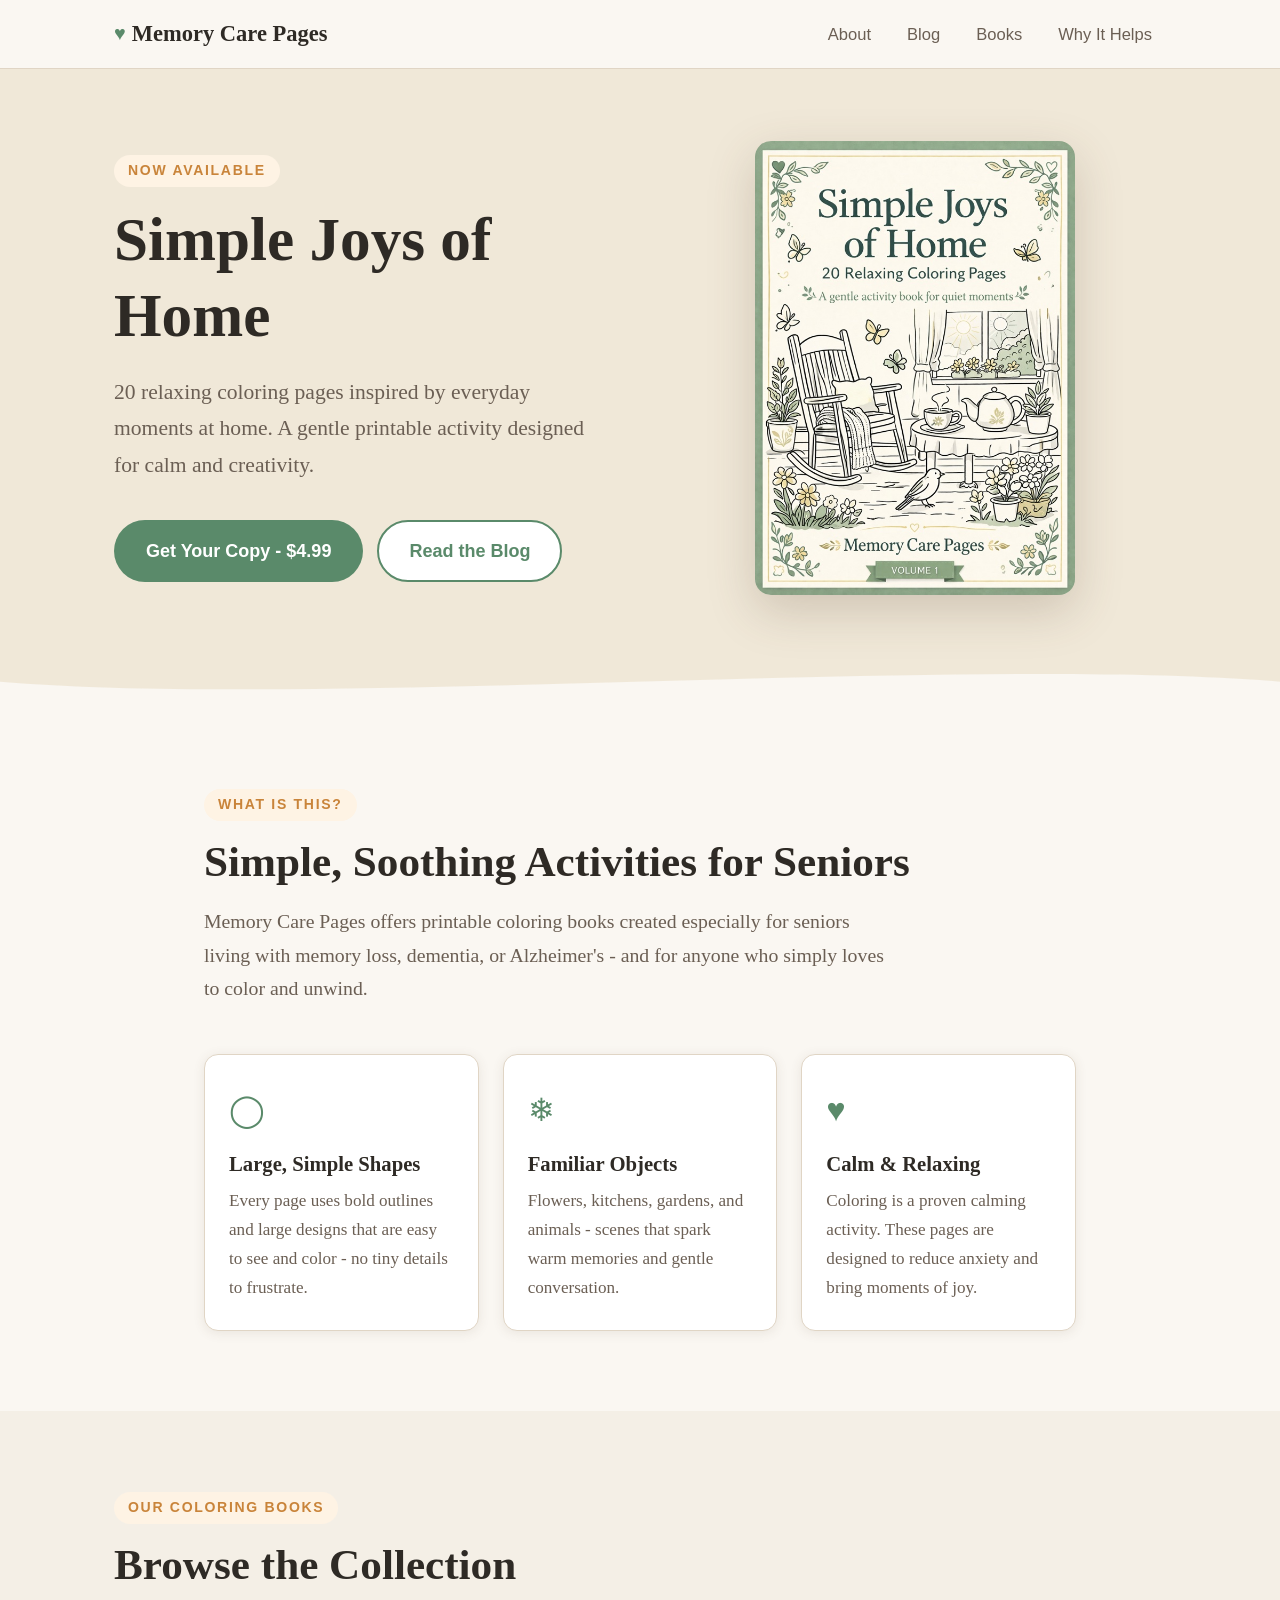
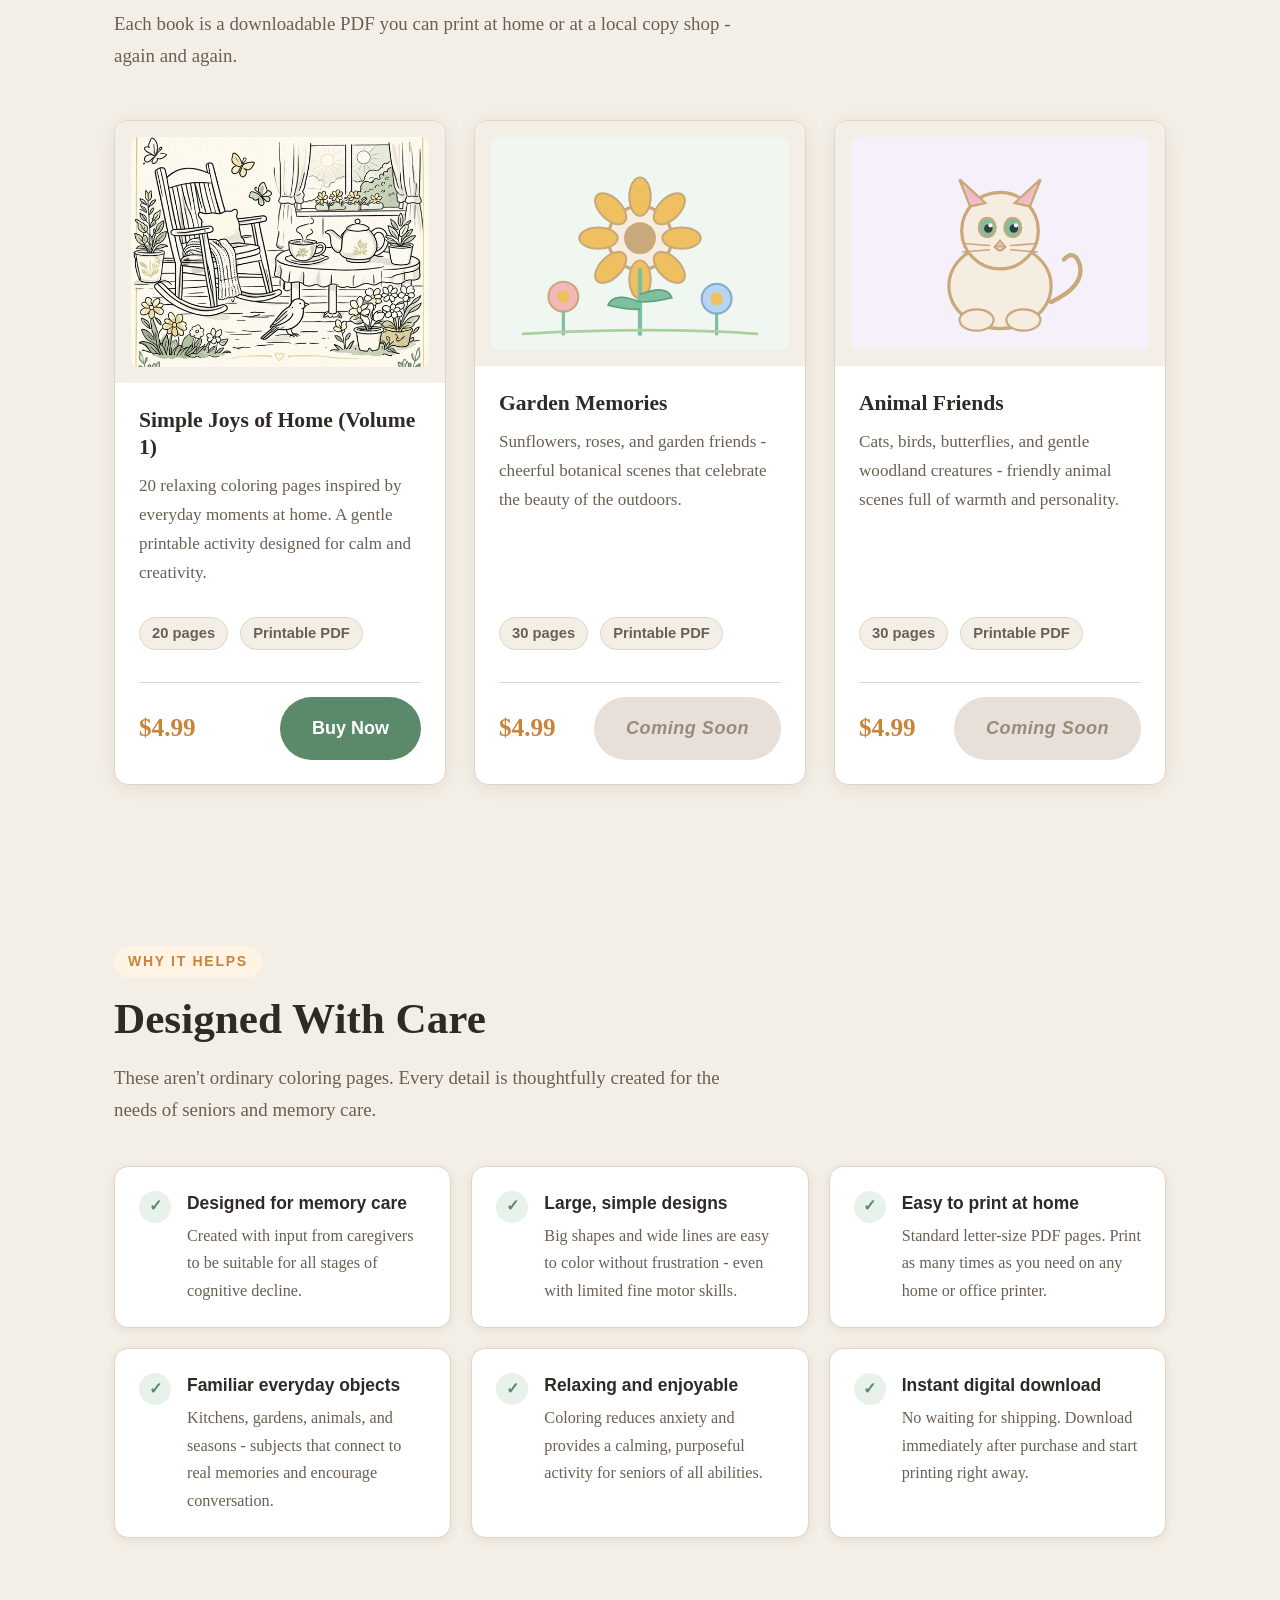
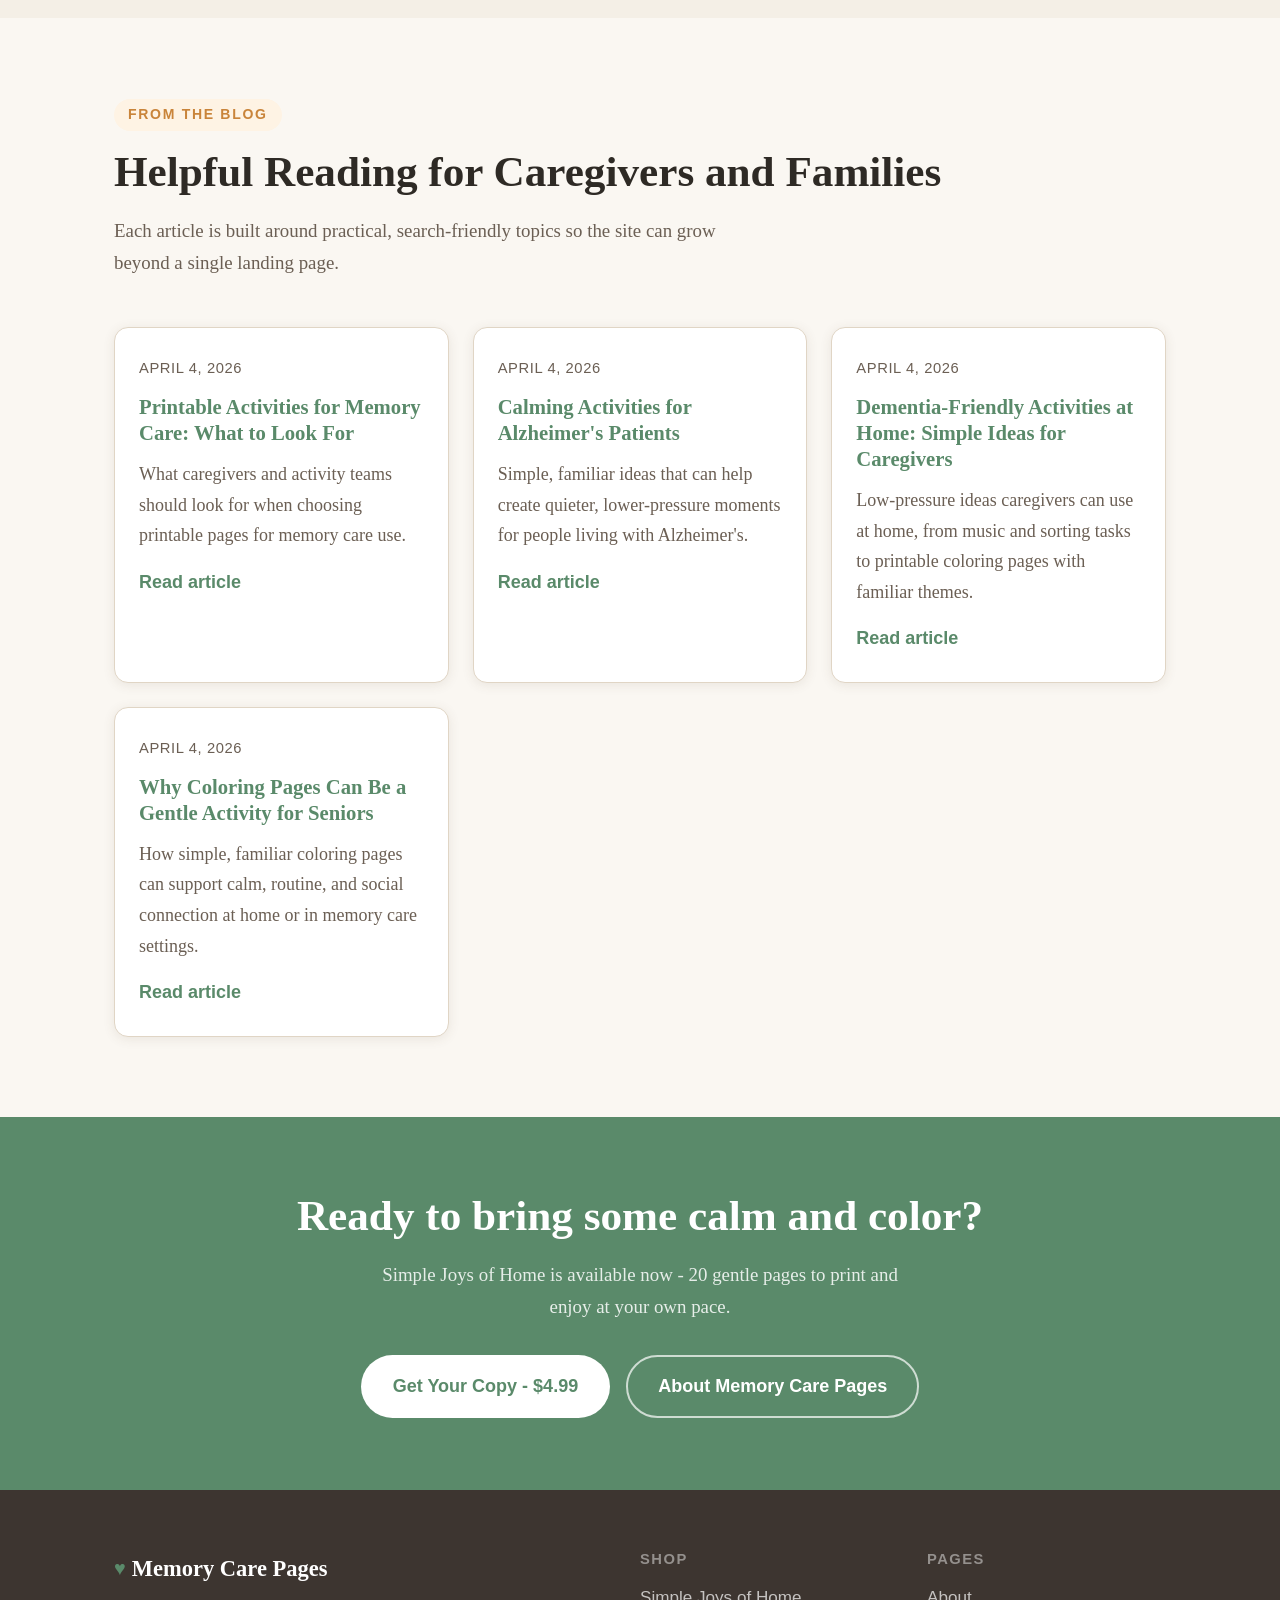
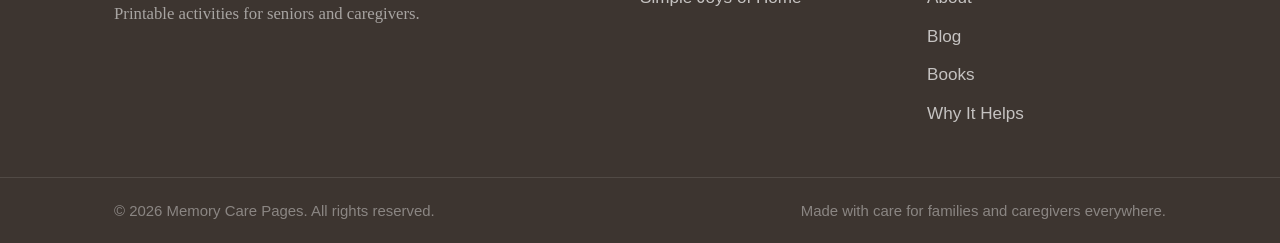
<file: index.html>
<!DOCTYPE html>
<html lang="en">
<head>
  <meta charset="UTF-8" />
  <meta name="viewport" content="width=device-width, initial-scale=1.0" />
  <meta name="description" content="Printable coloring and activity pages designed for memory care and relaxation. Created for seniors, caregivers, and occupational therapists." />
  <meta name="author" content="Memory Care Pages" />
  <meta name="keywords" content="memory care coloring pages, printable coloring books for seniors, dementia activities, Alzheimer's coloring, senior coloring pages, caregiver activities, occupational therapy coloring" />
  <meta name="robots" content="index, follow" />
  <meta name="theme-color" content="#7c9e6e" />
  <meta name="apple-mobile-web-app-title" content="Memory Care Pages" />
  <title>Memory Care Pages - Printable Coloring Books for Seniors</title>

  <script async src="https://www.googletagmanager.com/gtag/js?id=G-880V8BYSW3"></script>
  <script>
    window.dataLayer = window.dataLayer || [];
    function gtag(){dataLayer.push(arguments);}
    gtag('js', new Date());
    gtag('config', 'G-880V8BYSW3');
  </script>

  <link rel="canonical" href="https://memorycarepages.com/" />

  <meta property="og:type" content="website" />
  <meta property="og:locale" content="en_US" />
  <meta property="og:url" content="https://memorycarepages.com/" />
  <meta property="og:title" content="Memory Care Pages - Printable Coloring Books for Seniors" />
  <meta property="og:description" content="Printable coloring and activity pages designed for memory care and relaxation. Created for seniors, caregivers, and occupational therapists." />
  <meta property="og:image" content="https://memorycarepages.com/og-image.png" />
  <meta property="og:image:width" content="1200" />
  <meta property="og:image:height" content="630" />
  <meta property="og:image:alt" content="Memory Care Pages - Printable coloring books designed for seniors" />
  <meta property="og:site_name" content="Memory Care Pages" />

  <meta name="twitter:card" content="summary_large_image" />
  <meta name="twitter:title" content="Memory Care Pages - Printable Coloring Books for Seniors" />
  <meta name="twitter:description" content="Printable coloring and activity pages designed for memory care and relaxation. Created for seniors, caregivers, and occupational therapists." />
  <meta name="twitter:image" content="https://memorycarepages.com/og-image.png" />

  <link rel="icon" href="data:image/svg+xml,<svg xmlns='http://www.w3.org/2000/svg' viewBox='0 0 100 100'><text y='.9em' font-size='90'>♥</text></svg>" />
  <link rel="apple-touch-icon" href="data:image/svg+xml,<svg xmlns='http://www.w3.org/2000/svg' viewBox='0 0 100 100'><text y='.9em' font-size='90'>♥</text></svg>" />

  <link rel="preload" href="styles.css" as="style" />
  <link rel="stylesheet" href="styles.css" />
</head>
<body>
  <header class="site-header">
    <div class="container header-inner">
      <a href="/" class="logo" aria-label="Memory Care Pages home">
        <span class="logo-leaf" aria-hidden="true">&#x2665;</span>
        Memory Care Pages
      </a>
      <nav class="main-nav" aria-label="Main navigation">
        <ul>
          <li><a href="/about/">About</a></li>
          <li><a href="/blog/">Blog</a></li>
          <li><a href="#books">Books</a></li>
          <li><a href="#benefits">Why It Helps</a></li>
        </ul>
      </nav>
      <button class="nav-toggle" aria-label="Toggle menu" aria-expanded="false">
        <span></span><span></span><span></span>
      </button>
    </div>
  </header>

  <main>
    <section class="hero" id="home">
      <div class="container hero-inner">
        <div class="hero-text">
          <div class="section-label">Now Available</div>
          <h1>Simple Joys of Home</h1>
          <p class="hero-subtitle">
            20 relaxing coloring pages inspired by everyday moments at home. A gentle printable activity designed for calm and creativity.
          </p>
          <div class="hero-buttons">
            <a href="https://simple-joys1-store.memorycarepages.com/" class="btn btn-primary" target="_blank" rel="noopener">Get Your Copy - $4.99</a>
            <a href="/blog/" class="btn btn-secondary">Read the Blog</a>
          </div>
        </div>
        <div class="hero-illustration">
          <img src="images/simple-joys-1-cover.jpg" alt="Simple Joys of Home Volume 1 - printable coloring book cover" width="600" height="851" class="hero-cover">
        </div>
      </div>
      <div class="hero-wave" aria-hidden="true">
        <svg viewBox="0 0 1440 60" xmlns="http://www.w3.org/2000/svg" preserveAspectRatio="none">
          <path d="M0,30 C360,60 1080,0 1440,30 L1440,60 L0,60 Z" fill="var(--color-bg)"/>
        </svg>
      </div>
    </section>

    <section class="about" id="about">
      <div class="container about-inner">
        <div class="section-label">What Is This?</div>
        <h2>Simple, Soothing Activities for Seniors</h2>
        <p class="about-lead">
          Memory Care Pages offers printable coloring books created especially for seniors living with memory loss, dementia, or Alzheimer's - and for anyone who simply loves to color and unwind.
        </p>
        <div class="feature-grid">
          <div class="feature-card">
            <div class="feature-icon" aria-hidden="true">&#9711;</div>
            <h3>Large, Simple Shapes</h3>
            <p>Every page uses bold outlines and large designs that are easy to see and color - no tiny details to frustrate.</p>
          </div>
          <div class="feature-card">
            <div class="feature-icon" aria-hidden="true">&#10052;</div>
            <h3>Familiar Objects</h3>
            <p>Flowers, kitchens, gardens, and animals - scenes that spark warm memories and gentle conversation.</p>
          </div>
          <div class="feature-card">
            <div class="feature-icon" aria-hidden="true">&#9829;</div>
            <h3>Calm &amp; Relaxing</h3>
            <p>Coloring is a proven calming activity. These pages are designed to reduce anxiety and bring moments of joy.</p>
          </div>
        </div>
      </div>
    </section>

    <section class="books" id="books">
      <div class="container">
        <div class="section-label">Our Coloring Books</div>
        <h2>Browse the Collection</h2>
        <p class="section-intro">Each book is a downloadable PDF you can print at home or at a local copy shop - again and again.</p>

        <div class="book-grid">
          <article class="book-card">
            <div class="book-cover">
              <img src="images/simple-joys-1-thumbnail.jpg" alt="Simple Joys of Home Volume 1 coloring book cover" width="560" height="432" loading="lazy">
            </div>
            <div class="book-info">
              <h3>Simple Joys of Home (Volume 1)</h3>
              <p>20 relaxing coloring pages inspired by everyday moments at home. A gentle printable activity designed for calm and creativity.</p>
              <div class="book-meta">
                <span class="page-count">20 pages</span>
                <span class="format">Printable PDF</span>
              </div>
              <div class="book-purchase">
                <div class="book-price">$4.99</div>
                <a href="https://simple-joys1-store.memorycarepages.com/" class="btn btn-primary" target="_blank" rel="noopener">Buy Now</a>
              </div>
            </div>
          </article>

          <article class="book-card">
            <div class="book-cover" aria-label="Garden Memories Coloring Book cover">
              <svg viewBox="0 0 280 200" xmlns="http://www.w3.org/2000/svg" aria-hidden="true">
                <rect width="280" height="200" fill="#f0f7f0"/>
                <circle cx="140" cy="95" r="30" fill="#f5ede0" stroke="#c9a87c" stroke-width="3"/>
                <circle cx="140" cy="95" r="15" fill="#c9a87c"/>
                <ellipse cx="140" cy="56" rx="10" ry="18" fill="#f0c060" stroke="#c9a87c" stroke-width="2" transform="rotate(0 140 95)"/>
                <ellipse cx="140" cy="56" rx="10" ry="18" fill="#f0c060" stroke="#c9a87c" stroke-width="2" transform="rotate(45 140 95)"/>
                <ellipse cx="140" cy="56" rx="10" ry="18" fill="#f0c060" stroke="#c9a87c" stroke-width="2" transform="rotate(90 140 95)"/>
                <ellipse cx="140" cy="56" rx="10" ry="18" fill="#f0c060" stroke="#c9a87c" stroke-width="2" transform="rotate(135 140 95)"/>
                <ellipse cx="140" cy="56" rx="10" ry="18" fill="#f0c060" stroke="#c9a87c" stroke-width="2" transform="rotate(180 140 95)"/>
                <ellipse cx="140" cy="56" rx="10" ry="18" fill="#f0c060" stroke="#c9a87c" stroke-width="2" transform="rotate(225 140 95)"/>
                <ellipse cx="140" cy="56" rx="10" ry="18" fill="#f0c060" stroke="#c9a87c" stroke-width="2" transform="rotate(270 140 95)"/>
                <ellipse cx="140" cy="56" rx="10" ry="18" fill="#f0c060" stroke="#c9a87c" stroke-width="2" transform="rotate(315 140 95)"/>
                <line x1="140" y1="125" x2="140" y2="185" stroke="#7dbf9e" stroke-width="4" stroke-linecap="round"/>
                <path d="M140,155 Q115,145 110,158 Q125,162 140,162" fill="#7dbf9e" stroke="#5a9e7c" stroke-width="1.5"/>
                <path d="M140,148 Q165,138 170,151 Q155,155 140,155" fill="#7dbf9e" stroke="#5a9e7c" stroke-width="1.5"/>
                <circle cx="68" cy="150" r="14" fill="#f5b8b8" stroke="#c9a87c" stroke-width="2"/>
                <circle cx="68" cy="150" r="6" fill="#f0c060"/>
                <line x1="68" y1="164" x2="68" y2="185" stroke="#7dbf9e" stroke-width="3" stroke-linecap="round"/>
                <circle cx="212" cy="152" r="14" fill="#b8d4f5" stroke="#8aabcc" stroke-width="2"/>
                <circle cx="212" cy="152" r="6" fill="#f0c060"/>
                <line x1="212" y1="166" x2="212" y2="185" stroke="#7dbf9e" stroke-width="3" stroke-linecap="round"/>
                <path d="M30,185 Q155,178 250,185" fill="none" stroke="#a8d0a0" stroke-width="2.5" stroke-linecap="round"/>
              </svg>
            </div>
            <div class="book-info">
              <h3>Garden Memories</h3>
              <p>Sunflowers, roses, and garden friends - cheerful botanical scenes that celebrate the beauty of the outdoors.</p>
              <div class="book-meta">
                <span class="page-count">30 pages</span>
                <span class="format">Printable PDF</span>
              </div>
              <div class="book-purchase">
                <div class="book-price">$4.99</div>
                <span class="btn btn-coming-soon">Coming Soon</span>
              </div>
            </div>
          </article>

          <article class="book-card">
            <div class="book-cover" aria-label="Animal Friends Coloring Book cover">
              <svg viewBox="0 0 280 200" xmlns="http://www.w3.org/2000/svg" aria-hidden="true">
                <rect width="280" height="200" fill="#f5f0fa"/>
                <ellipse cx="140" cy="140" rx="48" ry="40" fill="#f5ede0" stroke="#c9a87c" stroke-width="3"/>
                <circle cx="140" cy="88" r="36" fill="#f5ede0" stroke="#c9a87c" stroke-width="3"/>
                <polygon points="112,65 102,40 126,62" fill="#f5ede0" stroke="#c9a87c" stroke-width="2.5"/>
                <polygon points="168,65 178,40 154,62" fill="#f5ede0" stroke="#c9a87c" stroke-width="2.5"/>
                <polygon points="113,63 106,46 124,61" fill="#f5b8c8"/>
                <polygon points="167,63 174,46 156,61" fill="#f5b8c8"/>
                <ellipse cx="128" cy="85" rx="8" ry="9" fill="#7dbf9e" stroke="#c9a87c" stroke-width="2"/>
                <ellipse cx="152" cy="85" rx="8" ry="9" fill="#7dbf9e" stroke="#c9a87c" stroke-width="2"/>
                <circle cx="129" cy="86" r="4" fill="#3a3a3a"/>
                <circle cx="153" cy="86" r="4" fill="#3a3a3a"/>
                <circle cx="131" cy="83" r="2" fill="white"/>
                <circle cx="155" cy="83" r="2" fill="white"/>
                <polygon points="140,97 135,103 145,103" fill="#f5b8c8" stroke="#c9a87c" stroke-width="1.5"/>
                <path d="M135,103 Q140,110 145,103" fill="none" stroke="#c9a87c" stroke-width="2" stroke-linecap="round"/>
                <line x1="105" y1="100" x2="130" y2="102" stroke="#c9a87c" stroke-width="1.5" stroke-linecap="round"/>
                <line x1="105" y1="108" x2="130" y2="106" stroke="#c9a87c" stroke-width="1.5" stroke-linecap="round"/>
                <line x1="150" y1="102" x2="175" y2="100" stroke="#c9a87c" stroke-width="1.5" stroke-linecap="round"/>
                <line x1="150" y1="106" x2="175" y2="108" stroke="#c9a87c" stroke-width="1.5" stroke-linecap="round"/>
                <path d="M188,155 Q220,140 215,120 Q210,105 200,115" fill="none" stroke="#c9a87c" stroke-width="4" stroke-linecap="round"/>
                <ellipse cx="118" cy="172" rx="16" ry="10" fill="#f5ede0" stroke="#c9a87c" stroke-width="2"/>
                <ellipse cx="162" cy="172" rx="16" ry="10" fill="#f5ede0" stroke="#c9a87c" stroke-width="2"/>
              </svg>
            </div>
            <div class="book-info">
              <h3>Animal Friends</h3>
              <p>Cats, birds, butterflies, and gentle woodland creatures - friendly animal scenes full of warmth and personality.</p>
              <div class="book-meta">
                <span class="page-count">30 pages</span>
                <span class="format">Printable PDF</span>
              </div>
              <div class="book-purchase">
                <div class="book-price">$4.99</div>
                <span class="btn btn-coming-soon">Coming Soon</span>
              </div>
            </div>
          </article>
        </div>
      </div>
    </section>

    <section class="benefits" id="benefits">
      <div class="container">
        <div class="section-label">Why It Helps</div>
        <h2>Designed With Care</h2>
        <p class="section-intro">These aren't ordinary coloring pages. Every detail is thoughtfully created for the needs of seniors and memory care.</p>

        <ul class="benefits-list" role="list">
          <li>
            <span class="benefit-icon" aria-hidden="true">&#10003;</span>
            <div>
              <strong>Designed for memory care</strong>
              <p>Created with input from caregivers to be suitable for all stages of cognitive decline.</p>
            </div>
          </li>
          <li>
            <span class="benefit-icon" aria-hidden="true">&#10003;</span>
            <div>
              <strong>Large, simple designs</strong>
              <p>Big shapes and wide lines are easy to color without frustration - even with limited fine motor skills.</p>
            </div>
          </li>
          <li>
            <span class="benefit-icon" aria-hidden="true">&#10003;</span>
            <div>
              <strong>Easy to print at home</strong>
              <p>Standard letter-size PDF pages. Print as many times as you need on any home or office printer.</p>
            </div>
          </li>
          <li>
            <span class="benefit-icon" aria-hidden="true">&#10003;</span>
            <div>
              <strong>Familiar everyday objects</strong>
              <p>Kitchens, gardens, animals, and seasons - subjects that connect to real memories and encourage conversation.</p>
            </div>
          </li>
          <li>
            <span class="benefit-icon" aria-hidden="true">&#10003;</span>
            <div>
              <strong>Relaxing and enjoyable</strong>
              <p>Coloring reduces anxiety and provides a calming, purposeful activity for seniors of all abilities.</p>
            </div>
          </li>
          <li>
            <span class="benefit-icon" aria-hidden="true">&#10003;</span>
            <div>
              <strong>Instant digital download</strong>
              <p>No waiting for shipping. Download immediately after purchase and start printing right away.</p>
            </div>
          </li>
        </ul>
      </div>
    </section>

    <section class="page-section">
      <div class="container">
        <div class="section-label">From the Blog</div>
        <h2>Helpful Reading for Caregivers and Families</h2>
        <p class="section-intro">Each article is built around practical, search-friendly topics so the site can grow beyond a single landing page.</p>
        <div class="post-grid">
          <article class="post-card">
            <p class="post-meta">April 4, 2026</p>
            <h3><a href="/blog/printable-activities-for-memory-care/">Printable Activities for Memory Care: What to Look For</a></h3>
            <p>What caregivers and activity teams should look for when choosing printable pages for memory care use.</p>
            <a class="text-link" href="/blog/printable-activities-for-memory-care/">Read article</a>
          </article>
          <article class="post-card">
            <p class="post-meta">April 4, 2026</p>
            <h3><a href="/blog/calming-activities-for-alzheimers-patients/">Calming Activities for Alzheimer's Patients</a></h3>
            <p>Simple, familiar ideas that can help create quieter, lower-pressure moments for people living with Alzheimer's.</p>
            <a class="text-link" href="/blog/calming-activities-for-alzheimers-patients/">Read article</a>
          </article>
          <article class="post-card">
            <p class="post-meta">April 4, 2026</p>
            <h3><a href="/blog/dementia-friendly-activities-at-home/">Dementia-Friendly Activities at Home: Simple Ideas for Caregivers</a></h3>
            <p>Low-pressure ideas caregivers can use at home, from music and sorting tasks to printable coloring pages with familiar themes.</p>
            <a class="text-link" href="/blog/dementia-friendly-activities-at-home/">Read article</a>
          </article>
          <article class="post-card">
            <p class="post-meta">April 4, 2026</p>
            <h3><a href="/blog/coloring-pages-for-seniors/">Why Coloring Pages Can Be a Gentle Activity for Seniors</a></h3>
            <p>How simple, familiar coloring pages can support calm, routine, and social connection at home or in memory care settings.</p>
            <a class="text-link" href="/blog/coloring-pages-for-seniors/">Read article</a>
          </article>
        </div>
      </div>
    </section>

    <section class="cta-section">
      <div class="container cta-inner">
        <h2>Ready to bring some calm and color?</h2>
        <p>Simple Joys of Home is available now - 20 gentle pages to print and enjoy at your own pace.</p>
        <div class="cta-buttons">
          <a href="https://simple-joys1-store.memorycarepages.com/" class="btn btn-primary" target="_blank" rel="noopener">Get Your Copy - $4.99</a>
          <a href="/about/" class="btn btn-outline">About Memory Care Pages</a>
        </div>
      </div>
    </section>
  </main>

  <footer class="site-footer">
    <div class="container footer-inner">
      <div class="footer-brand">
        <span class="logo">
          <span class="logo-leaf" aria-hidden="true">&#x2665;</span>
          Memory Care Pages
        </span>
        <p>Printable activities for seniors and caregivers.</p>
      </div>
      <nav class="footer-nav" aria-label="Shop navigation">
        <h3>Shop</h3>
        <ul>
          <li><a href="https://simple-joys1-store.memorycarepages.com/" target="_blank" rel="noopener">Simple Joys of Home</a></li>
        </ul>
      </nav>
      <nav class="footer-nav" aria-label="Site navigation">
        <h3>Pages</h3>
        <ul>
          <li><a href="/about/">About</a></li>
          <li><a href="/blog/">Blog</a></li>
          <li><a href="#books">Books</a></li>
          <li><a href="#benefits">Why It Helps</a></li>
        </ul>
      </nav>
    </div>
    <div class="footer-bottom">
      <div class="container">
        <p>&copy; <span id="year"></span> Memory Care Pages. All rights reserved.</p>
        <p class="footer-tagline">Made with care for families and caregivers everywhere.</p>
      </div>
    </div>
  </footer>

  <script src="script.js"></script>

  <script type="application/ld+json">
  {
    "@context": "https://schema.org",
    "@graph": [
      {
        "@type": "Organization",
        "@id": "https://memorycarepages.com/#organization",
        "name": "Memory Care Pages",
        "url": "https://memorycarepages.com/",
        "description": "Printable coloring and activity pages designed for memory care and relaxation. Created for seniors, caregivers, and occupational therapists."
      },
      {
        "@type": "WebSite",
        "@id": "https://memorycarepages.com/#website",
        "url": "https://memorycarepages.com/",
        "name": "Memory Care Pages",
        "publisher": { "@id": "https://memorycarepages.com/#organization" }
      },
      {
        "@type": "WebPage",
        "@id": "https://memorycarepages.com/#webpage",
        "url": "https://memorycarepages.com/",
        "name": "Memory Care Pages - Printable Coloring Books for Seniors",
        "description": "Printable coloring and activity pages designed for memory care and relaxation. Created for seniors, caregivers, and occupational therapists.",
        "isPartOf": { "@id": "https://memorycarepages.com/#website" }
      },
      {
        "@type": "Product",
        "name": "Simple Joys of Home (Volume 1)",
        "description": "20 relaxing coloring pages inspired by everyday moments at home. A gentle printable activity designed for calm and creativity.",
        "image": "https://memorycarepages.com/og-image.png",
        "brand": { "@id": "https://memorycarepages.com/#organization" },
        "url": "https://memorycarepages.com/",
        "offers": {
          "@type": "Offer",
          "price": "4.99",
          "priceCurrency": "USD",
          "availability": "https://schema.org/InStock"
        }
      }
    ]
  }
  </script>
</body>
</html>
</file>
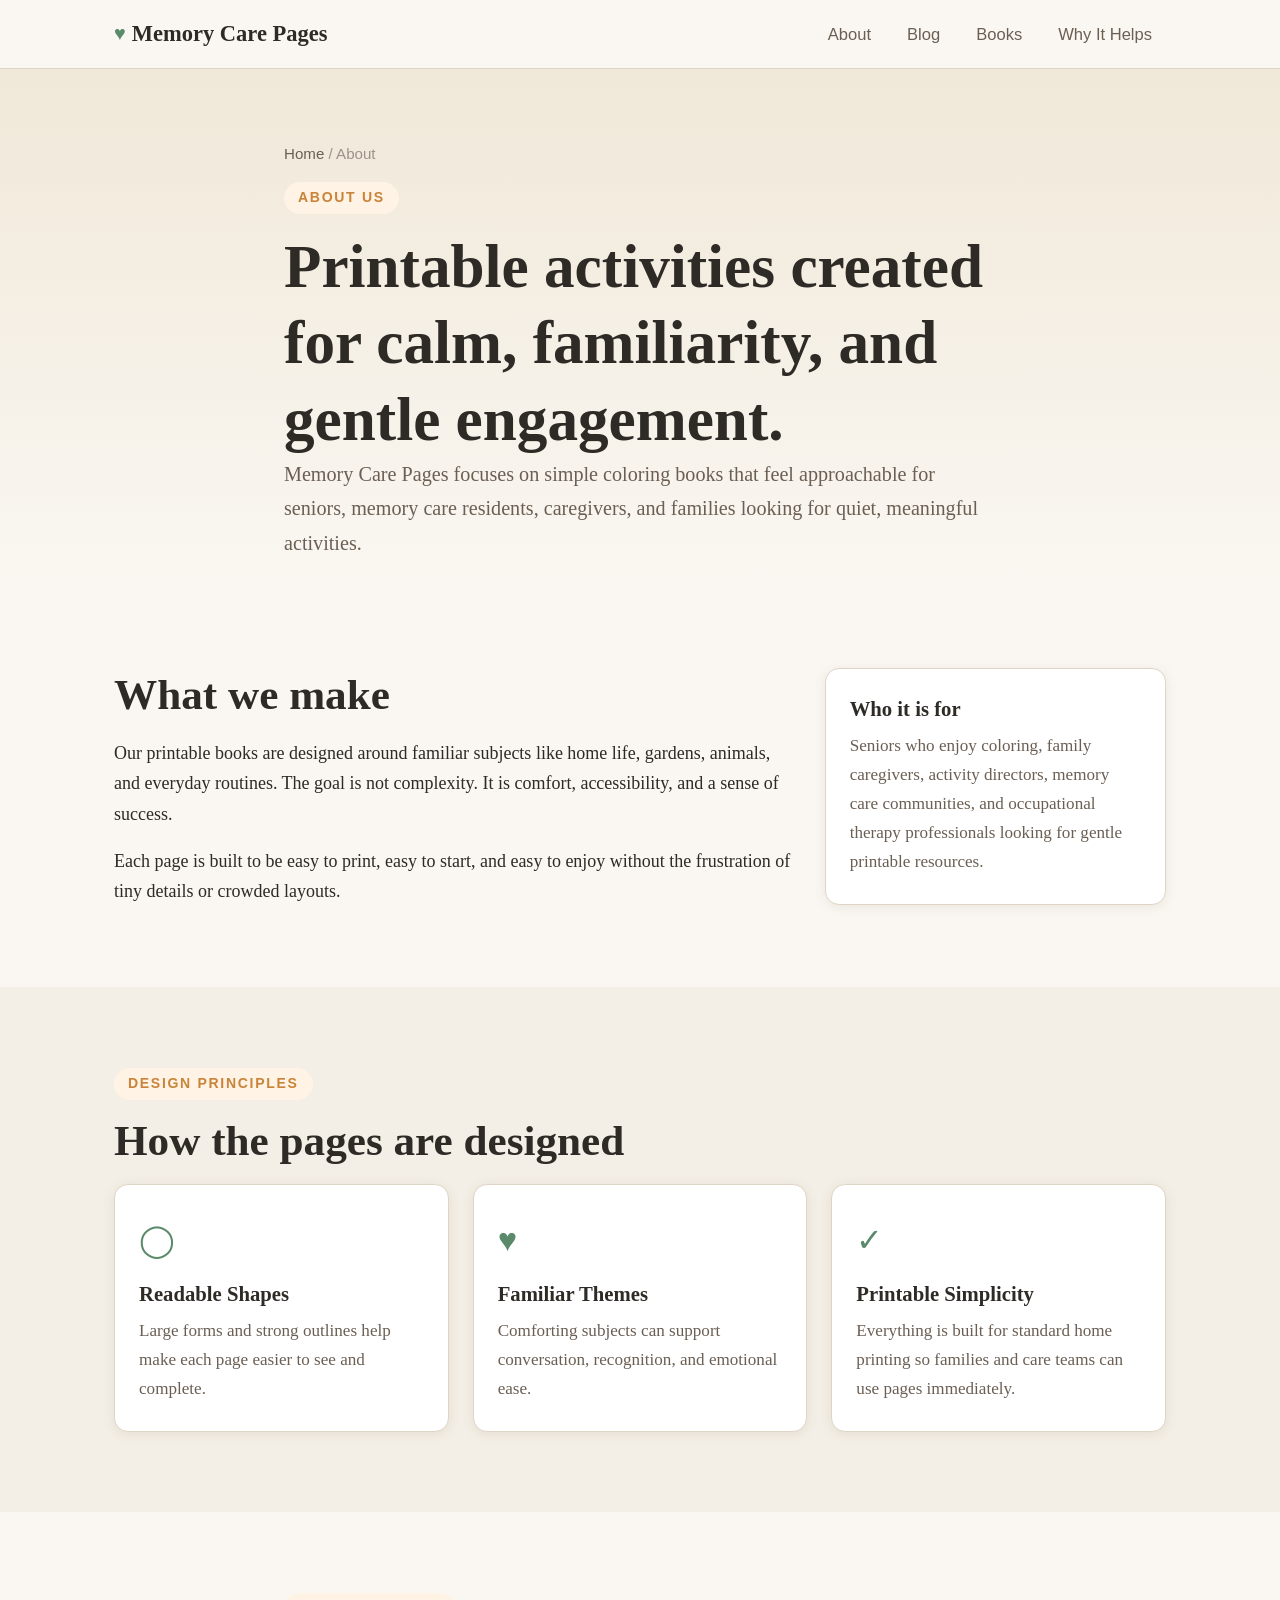
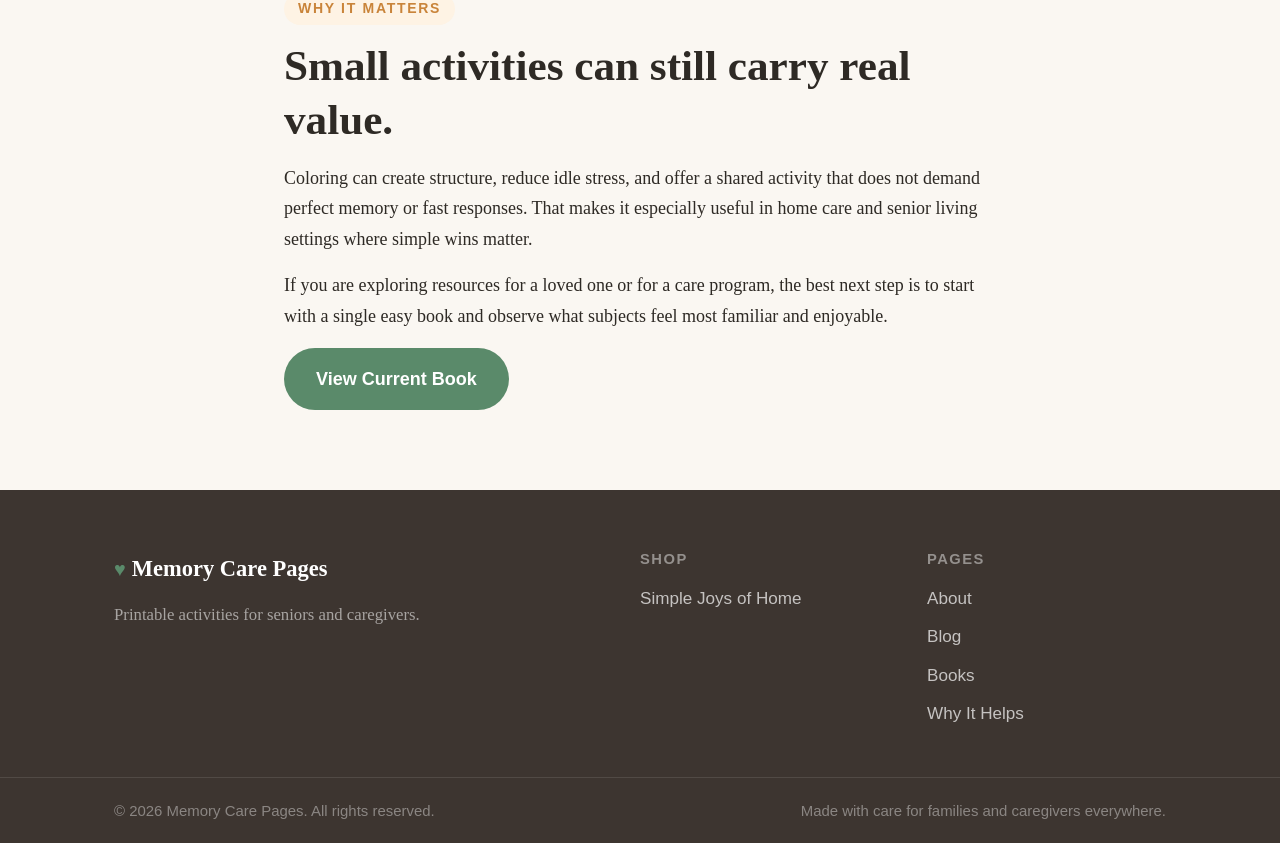
<file: about/index.html>
<!DOCTYPE html>
<html lang="en">
<head>
  <meta charset="UTF-8" />
  <meta name="viewport" content="width=device-width, initial-scale=1.0" />
  <meta name="description" content="Learn what Memory Care Pages creates for seniors, caregivers, and activity professionals, and why these printable coloring books are designed for calm and familiarity." />
  <meta name="robots" content="index, follow" />
  <meta name="theme-color" content="#7c9e6e" />
  <title>About Us | Memory Care Pages</title>
  <link rel="canonical" href="https://memorycarepages.com/about/" />
  <meta property="og:type" content="website" />
  <meta property="og:url" content="https://memorycarepages.com/about/" />
  <meta property="og:title" content="About Us | Memory Care Pages" />
  <meta property="og:description" content="Learn what Memory Care Pages creates for seniors, caregivers, and activity professionals." />
  <meta property="og:image" content="https://memorycarepages.com/og-image.png" />
  <meta name="twitter:card" content="summary_large_image" />
  <meta name="twitter:title" content="About Us | Memory Care Pages" />
  <meta name="twitter:description" content="Learn what Memory Care Pages creates for seniors, caregivers, and activity professionals." />
  <meta name="twitter:image" content="https://memorycarepages.com/og-image.png" />
  <link rel="icon" href="data:image/svg+xml,<svg xmlns='http://www.w3.org/2000/svg' viewBox='0 0 100 100'><text y='.9em' font-size='90'>♥</text></svg>" />
  <link rel="stylesheet" href="../styles.css" />
</head>
<body>
  <header class="site-header">
    <div class="container header-inner">
      <a href="/" class="logo" aria-label="Memory Care Pages home">
        <span class="logo-leaf" aria-hidden="true">&#x2665;</span>
        Memory Care Pages
      </a>
      <nav class="main-nav" aria-label="Main navigation">
        <ul>
          <li><a href="/about/">About</a></li>
          <li><a href="/blog/">Blog</a></li>
          <li><a href="/#books">Books</a></li>
          <li><a href="/#benefits">Why It Helps</a></li>
        </ul>
      </nav>
      <button class="nav-toggle" aria-label="Toggle menu" aria-expanded="false">
        <span></span><span></span><span></span>
      </button>
    </div>
  </header>

  <main>
    <section class="page-hero">
      <div class="container narrow-container">
        <p class="breadcrumbs"><a href="/">Home</a> / About</p>
        <div class="section-label">About Us</div>
        <h1>Printable activities created for calm, familiarity, and gentle engagement.</h1>
        <p class="page-intro">Memory Care Pages focuses on simple coloring books that feel approachable for seniors, memory care residents, caregivers, and families looking for quiet, meaningful activities.</p>
      </div>
    </section>

    <section class="page-section">
      <div class="container content-grid">
        <div>
          <h2>What we make</h2>
          <p>Our printable books are designed around familiar subjects like home life, gardens, animals, and everyday routines. The goal is not complexity. It is comfort, accessibility, and a sense of success.</p>
          <p>Each page is built to be easy to print, easy to start, and easy to enjoy without the frustration of tiny details or crowded layouts.</p>
        </div>
        <div class="feature-card">
          <h3>Who it is for</h3>
          <p>Seniors who enjoy coloring, family caregivers, activity directors, memory care communities, and occupational therapy professionals looking for gentle printable resources.</p>
        </div>
      </div>
    </section>

    <section class="page-section page-section-alt">
      <div class="container">
        <div class="section-label">Design Principles</div>
        <h2>How the pages are designed</h2>
        <div class="feature-grid">
          <div class="feature-card">
            <div class="feature-icon" aria-hidden="true">&#9711;</div>
            <h3>Readable Shapes</h3>
            <p>Large forms and strong outlines help make each page easier to see and complete.</p>
          </div>
          <div class="feature-card">
            <div class="feature-icon" aria-hidden="true">&#9829;</div>
            <h3>Familiar Themes</h3>
            <p>Comforting subjects can support conversation, recognition, and emotional ease.</p>
          </div>
          <div class="feature-card">
            <div class="feature-icon" aria-hidden="true">&#10003;</div>
            <h3>Printable Simplicity</h3>
            <p>Everything is built for standard home printing so families and care teams can use pages immediately.</p>
          </div>
        </div>
      </div>
    </section>

    <section class="page-section">
      <div class="container narrow-container">
        <div class="section-label">Why It Matters</div>
        <h2>Small activities can still carry real value.</h2>
        <p>Coloring can create structure, reduce idle stress, and offer a shared activity that does not demand perfect memory or fast responses. That makes it especially useful in home care and senior living settings where simple wins matter.</p>
        <p>If you are exploring resources for a loved one or for a care program, the best next step is to start with a single easy book and observe what subjects feel most familiar and enjoyable.</p>
        <p><a class="btn btn-primary" href="https://simple-joys1-store.memorycarepages.com/" target="_blank" rel="noopener">View Current Book</a></p>
      </div>
    </section>
  </main>

  <footer class="site-footer">
    <div class="container footer-inner">
      <div class="footer-brand">
        <span class="logo">
          <span class="logo-leaf" aria-hidden="true">&#x2665;</span>
          Memory Care Pages
        </span>
        <p>Printable activities for seniors and caregivers.</p>
      </div>
      <nav class="footer-nav" aria-label="Shop navigation">
        <h3>Shop</h3>
        <ul>
          <li><a href="https://simple-joys1-store.memorycarepages.com/" target="_blank" rel="noopener">Simple Joys of Home</a></li>
        </ul>
      </nav>
      <nav class="footer-nav" aria-label="Site navigation">
        <h3>Pages</h3>
        <ul>
          <li><a href="/about/">About</a></li>
          <li><a href="/blog/">Blog</a></li>
          <li><a href="/#books">Books</a></li>
          <li><a href="/#benefits">Why It Helps</a></li>
        </ul>
      </nav>
    </div>
    <div class="footer-bottom">
      <div class="container">
        <p>&copy; <span id="year"></span> Memory Care Pages. All rights reserved.</p>
        <p class="footer-tagline">Made with care for families and caregivers everywhere.</p>
      </div>
    </div>
  </footer>

  <script src="../script.js"></script>
  <script type="application/ld+json">
  {
    "@context": "https://schema.org",
    "@graph": [
      {
        "@type": "Organization",
        "@id": "https://memorycarepages.com/#organization",
        "name": "Memory Care Pages",
        "url": "https://memorycarepages.com/"
      },
      {
        "@type": "AboutPage",
        "@id": "https://memorycarepages.com/about/#webpage",
        "url": "https://memorycarepages.com/about/",
        "name": "About Us | Memory Care Pages",
        "description": "Learn what Memory Care Pages creates for seniors, caregivers, and activity professionals.",
        "isPartOf": { "@id": "https://memorycarepages.com/#organization" }
      }
    ]
  }
  </script>
</body>
</html>
</file>
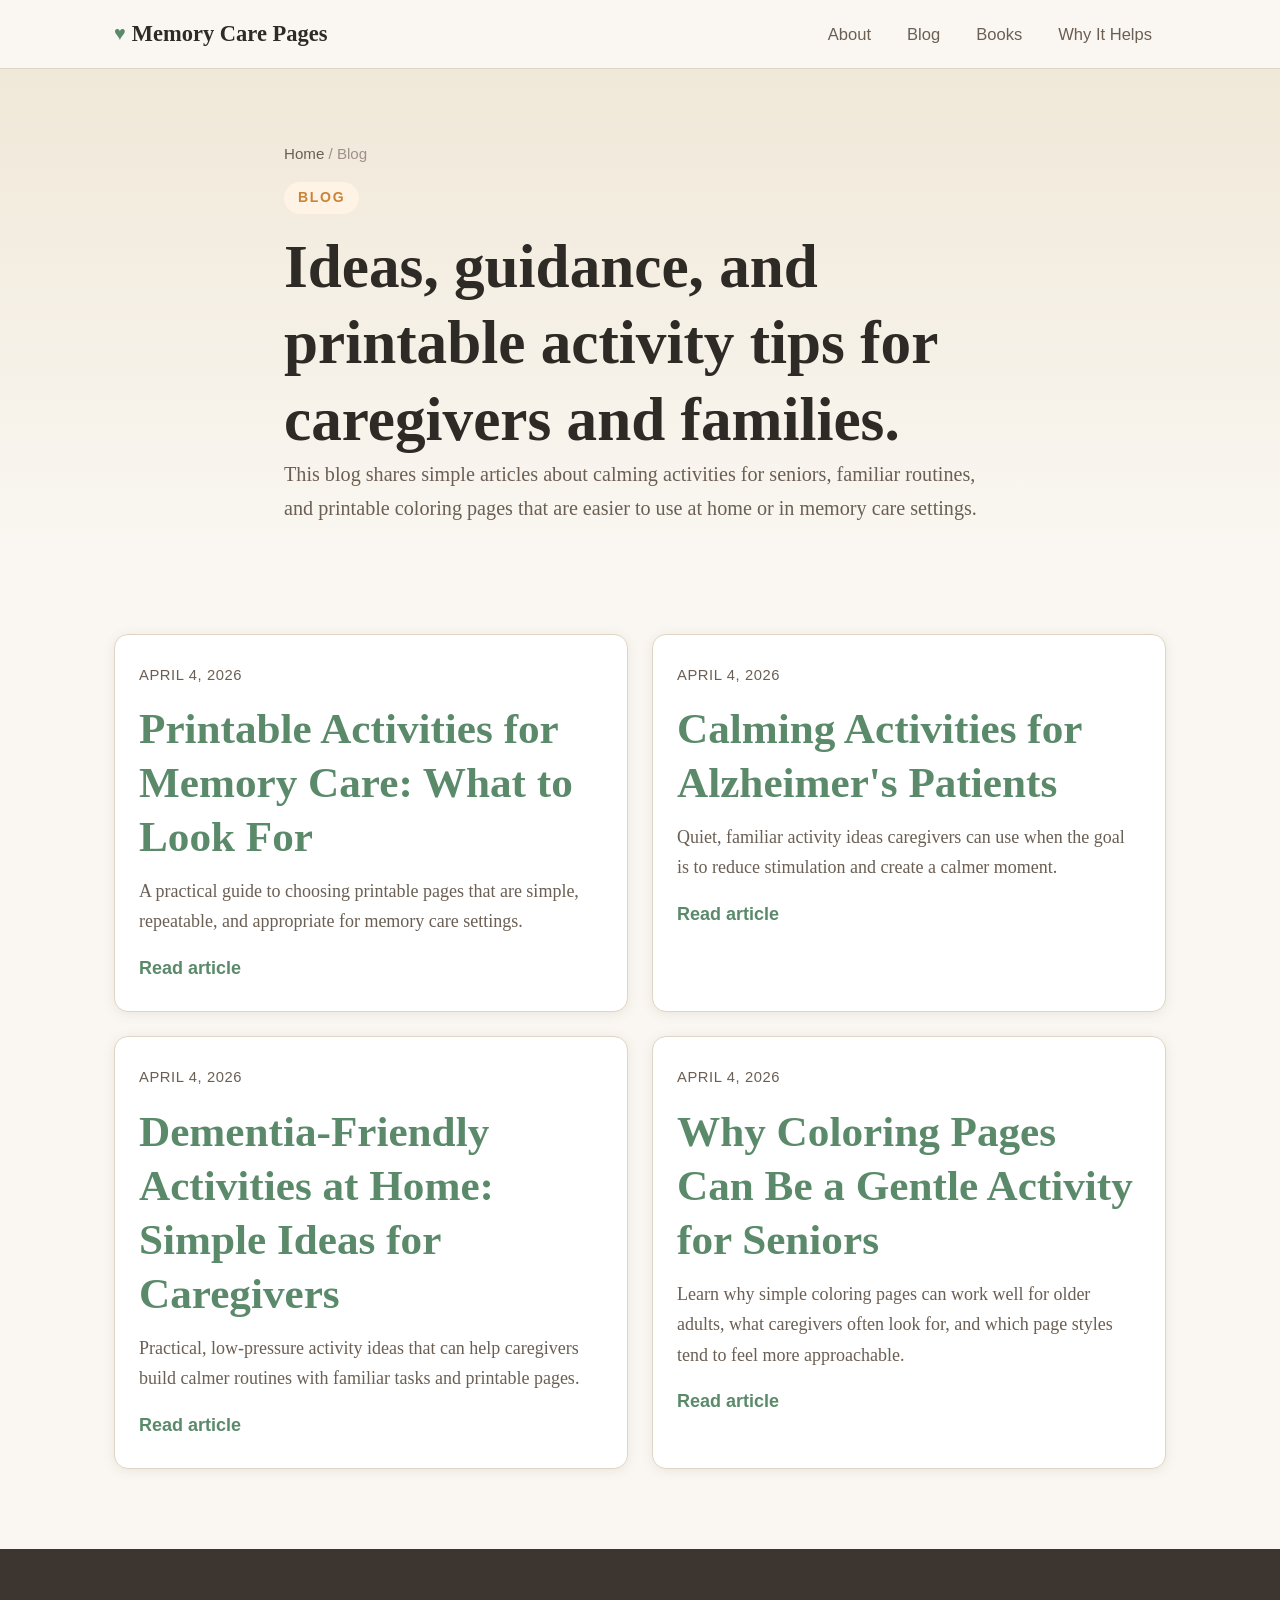
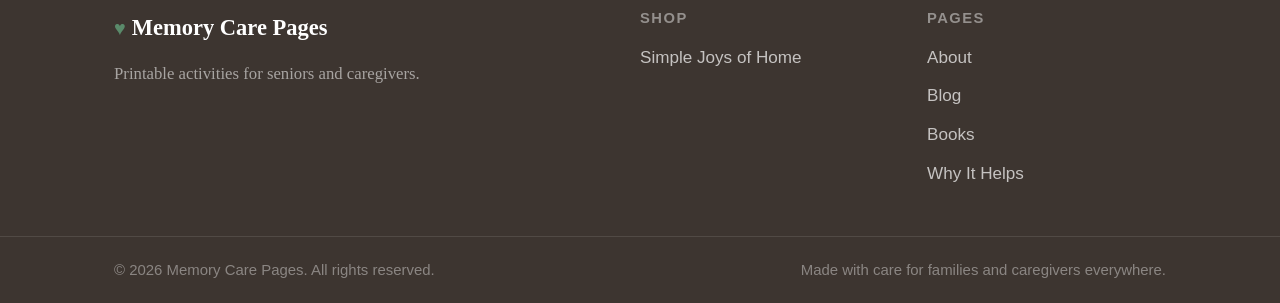
<file: blog/index.html>
<!DOCTYPE html>
<html lang="en">
<head>
  <meta charset="UTF-8" />
  <meta name="viewport" content="width=device-width, initial-scale=1.0" />
  <meta name="description" content="Read articles for caregivers, families, and activity professionals about calming printable activities, coloring for seniors, and memory care routines." />
  <meta name="robots" content="index, follow" />
  <meta name="theme-color" content="#7c9e6e" />
  <title>Blog | Memory Care Pages</title>
  <link rel="canonical" href="https://memorycarepages.com/blog/" />
  <meta property="og:type" content="website" />
  <meta property="og:url" content="https://memorycarepages.com/blog/" />
  <meta property="og:title" content="Blog | Memory Care Pages" />
  <meta property="og:description" content="Read articles for caregivers, families, and activity professionals about calming printable activities, coloring for seniors, and memory care routines." />
  <meta property="og:image" content="https://memorycarepages.com/og-image.png" />
  <meta name="twitter:card" content="summary_large_image" />
  <meta name="twitter:title" content="Blog | Memory Care Pages" />
  <meta name="twitter:description" content="Read articles for caregivers, families, and activity professionals about calming printable activities, coloring for seniors, and memory care routines." />
  <meta name="twitter:image" content="https://memorycarepages.com/og-image.png" />
  <link rel="icon" href="data:image/svg+xml,<svg xmlns='http://www.w3.org/2000/svg' viewBox='0 0 100 100'><text y='.9em' font-size='90'>♥</text></svg>" />
  <link rel="stylesheet" href="../styles.css" />
</head>
<body>
  <header class="site-header">
    <div class="container header-inner">
      <a href="/" class="logo" aria-label="Memory Care Pages home">
        <span class="logo-leaf" aria-hidden="true">&#x2665;</span>
        Memory Care Pages
      </a>
      <nav class="main-nav" aria-label="Main navigation">
        <ul>
          <li><a href="/about/">About</a></li>
          <li><a href="/blog/">Blog</a></li>
          <li><a href="/#books">Books</a></li>
          <li><a href="/#benefits">Why It Helps</a></li>
        </ul>
      </nav>
      <button class="nav-toggle" aria-label="Toggle menu" aria-expanded="false">
        <span></span><span></span><span></span>
      </button>
    </div>
  </header>

  <main>
    <section class="page-hero">
      <div class="container narrow-container">
        <p class="breadcrumbs"><a href="/">Home</a> / Blog</p>
        <div class="section-label">Blog</div>
        <h1>Ideas, guidance, and printable activity tips for caregivers and families.</h1>
        <p class="page-intro">This blog shares simple articles about calming activities for seniors, familiar routines, and printable coloring pages that are easier to use at home or in memory care settings.</p>
      </div>
    </section>

    <section class="page-section">
      <div class="container">
        <div class="post-grid blog-post-grid">
          <article class="post-card">
            <p class="post-meta">April 4, 2026</p>
            <h2><a href="/blog/printable-activities-for-memory-care/">Printable Activities for Memory Care: What to Look For</a></h2>
            <p>A practical guide to choosing printable pages that are simple, repeatable, and appropriate for memory care settings.</p>
            <a class="text-link" href="/blog/printable-activities-for-memory-care/">Read article</a>
          </article>
          <article class="post-card">
            <p class="post-meta">April 4, 2026</p>
            <h2><a href="/blog/calming-activities-for-alzheimers-patients/">Calming Activities for Alzheimer's Patients</a></h2>
            <p>Quiet, familiar activity ideas caregivers can use when the goal is to reduce stimulation and create a calmer moment.</p>
            <a class="text-link" href="/blog/calming-activities-for-alzheimers-patients/">Read article</a>
          </article>
          <article class="post-card">
            <p class="post-meta">April 4, 2026</p>
            <h2><a href="/blog/dementia-friendly-activities-at-home/">Dementia-Friendly Activities at Home: Simple Ideas for Caregivers</a></h2>
            <p>Practical, low-pressure activity ideas that can help caregivers build calmer routines with familiar tasks and printable pages.</p>
            <a class="text-link" href="/blog/dementia-friendly-activities-at-home/">Read article</a>
          </article>
          <article class="post-card">
            <p class="post-meta">April 4, 2026</p>
            <h2><a href="/blog/coloring-pages-for-seniors/">Why Coloring Pages Can Be a Gentle Activity for Seniors</a></h2>
            <p>Learn why simple coloring pages can work well for older adults, what caregivers often look for, and which page styles tend to feel more approachable.</p>
            <a class="text-link" href="/blog/coloring-pages-for-seniors/">Read article</a>
          </article>
        </div>
      </div>
    </section>
  </main>

  <footer class="site-footer">
    <div class="container footer-inner">
      <div class="footer-brand">
        <span class="logo">
          <span class="logo-leaf" aria-hidden="true">&#x2665;</span>
          Memory Care Pages
        </span>
        <p>Printable activities for seniors and caregivers.</p>
      </div>
      <nav class="footer-nav" aria-label="Shop navigation">
        <h3>Shop</h3>
        <ul>
          <li><a href="https://simple-joys1-store.memorycarepages.com/" target="_blank" rel="noopener">Simple Joys of Home</a></li>
        </ul>
      </nav>
      <nav class="footer-nav" aria-label="Site navigation">
        <h3>Pages</h3>
        <ul>
          <li><a href="/about/">About</a></li>
          <li><a href="/blog/">Blog</a></li>
          <li><a href="/#books">Books</a></li>
          <li><a href="/#benefits">Why It Helps</a></li>
        </ul>
      </nav>
    </div>
    <div class="footer-bottom">
      <div class="container">
        <p>&copy; <span id="year"></span> Memory Care Pages. All rights reserved.</p>
        <p class="footer-tagline">Made with care for families and caregivers everywhere.</p>
      </div>
    </div>
  </footer>

  <script src="../script.js"></script>
  <script type="application/ld+json">
  {
    "@context": "https://schema.org",
    "@graph": [
      {
        "@type": "Organization",
        "@id": "https://memorycarepages.com/#organization",
        "name": "Memory Care Pages",
        "url": "https://memorycarepages.com/"
      },
      {
        "@type": "Blog",
        "@id": "https://memorycarepages.com/blog/#blog",
        "url": "https://memorycarepages.com/blog/",
        "name": "Memory Care Pages Blog",
        "description": "Articles for caregivers, families, and activity professionals about printable activities and memory care."
      }
    ]
  }
  </script>
</body>
</html>
</file>
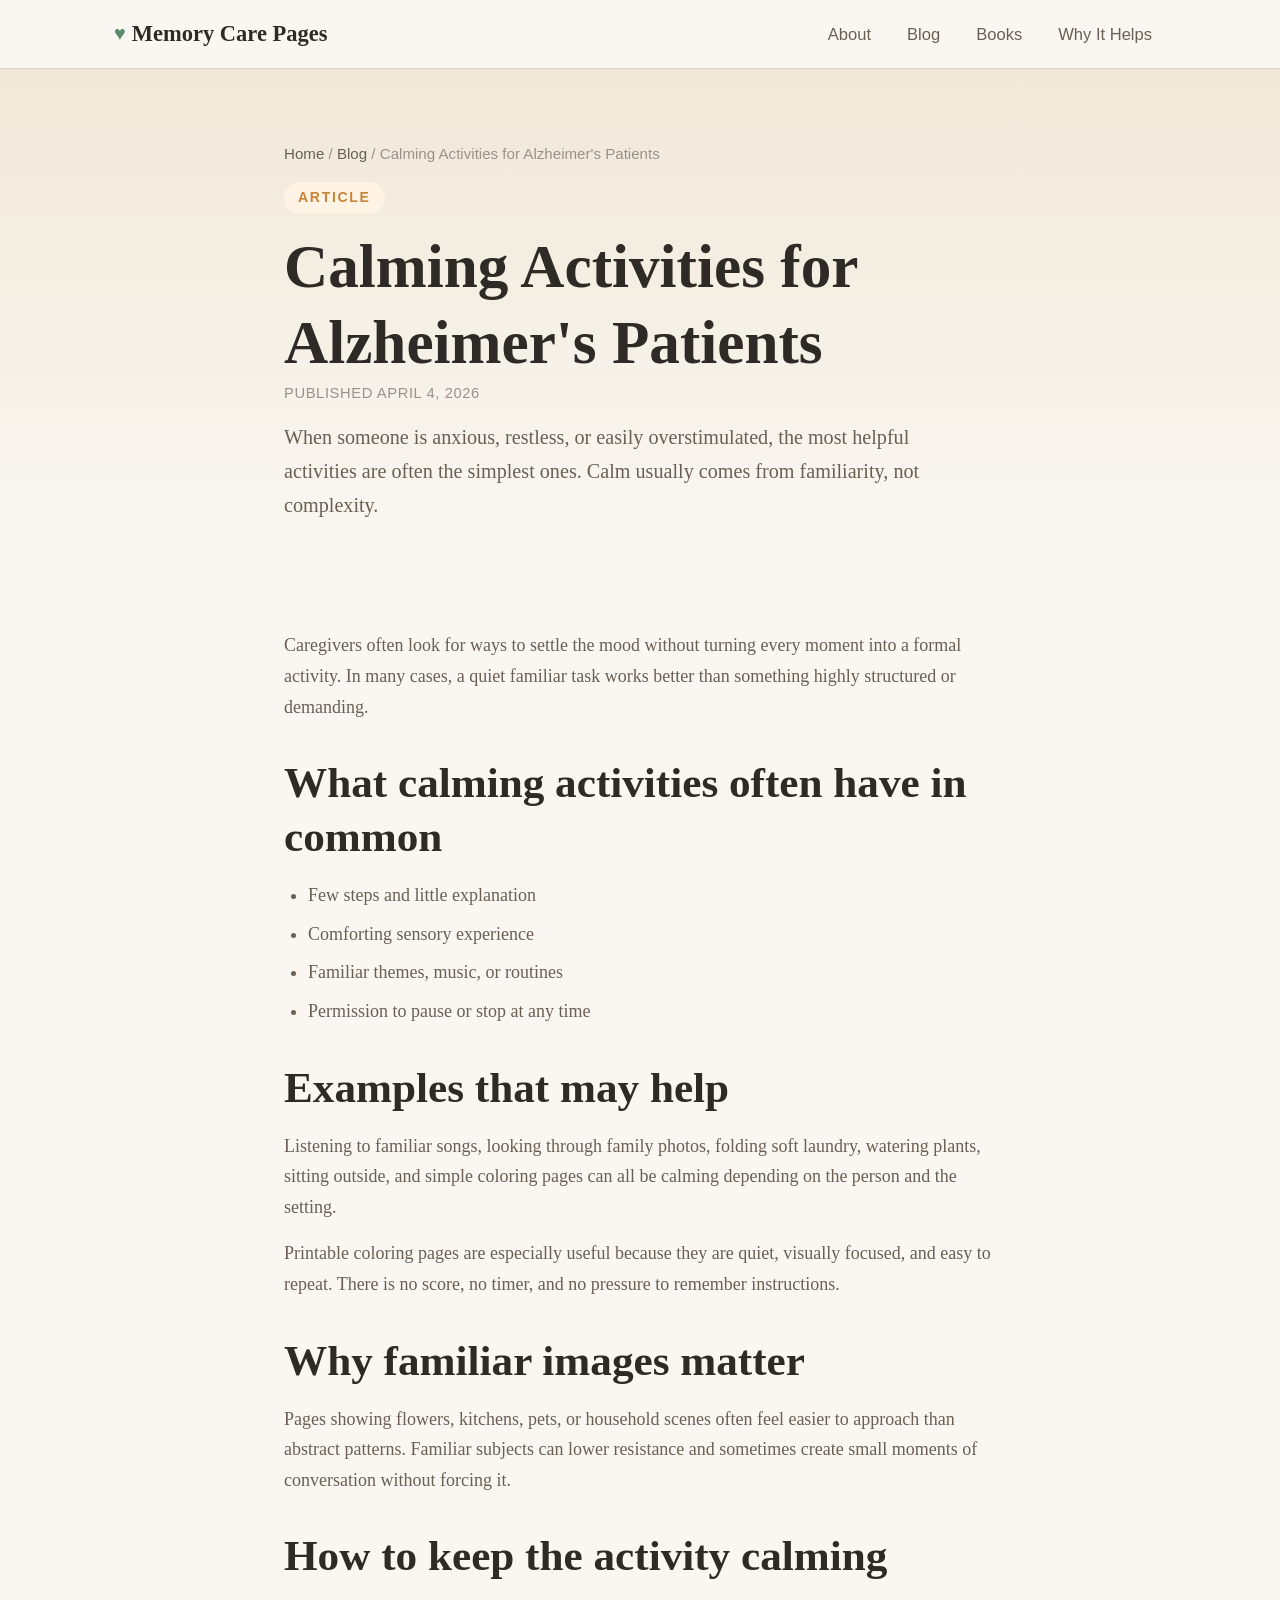
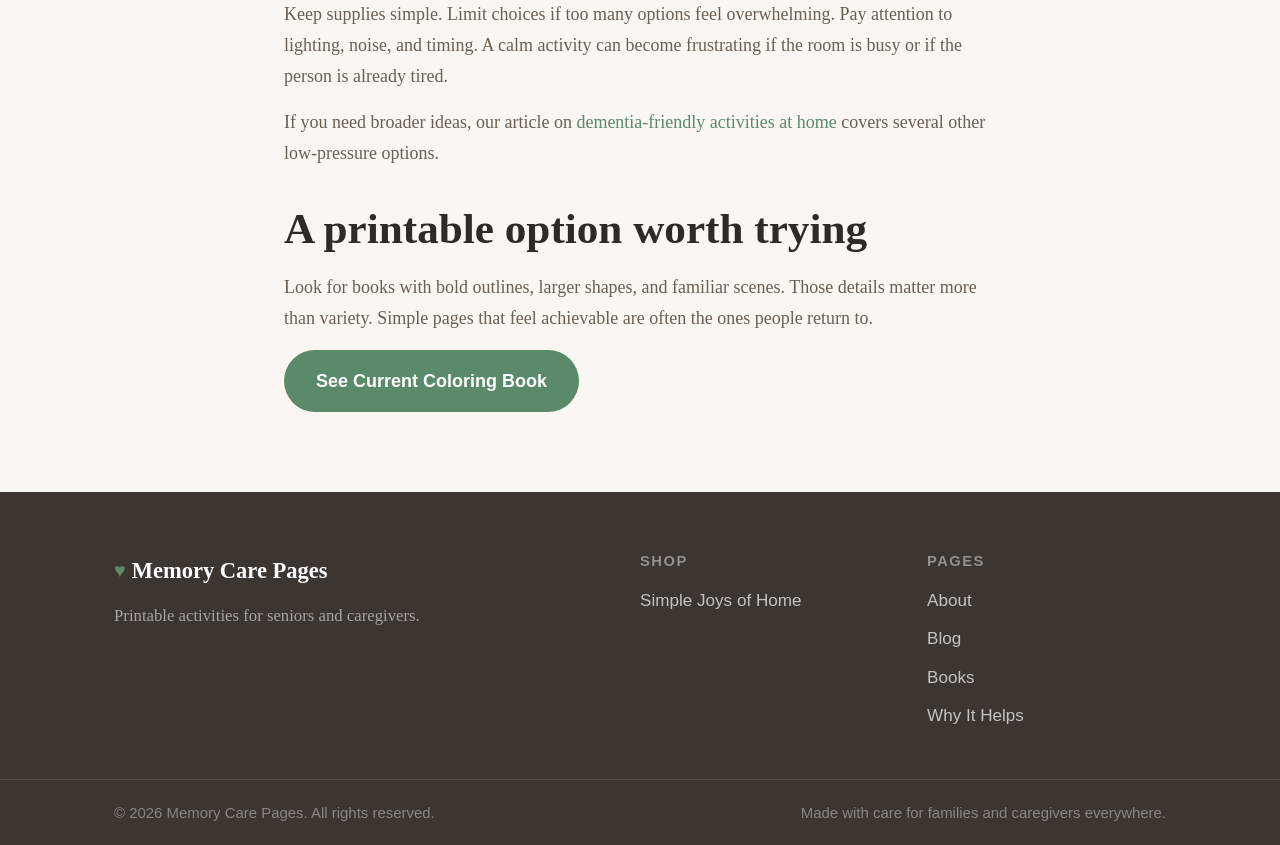
<file: blog/calming-activities-for-alzheimers-patients/index.html>
<!DOCTYPE html>
<html lang="en">
<head>
  <meta charset="UTF-8" />
  <meta name="viewport" content="width=device-width, initial-scale=1.0" />
  <meta name="description" content="Calming activities for Alzheimer's patients should feel familiar and low-pressure. Here are practical ideas caregivers can use at home or in care settings." />
  <meta name="robots" content="index, follow" />
  <meta name="theme-color" content="#7c9e6e" />
  <title>Calming Activities for Alzheimer's Patients | Memory Care Pages</title>
  <link rel="canonical" href="https://memorycarepages.com/blog/calming-activities-for-alzheimers-patients/" />
  <meta property="og:type" content="article" />
  <meta property="og:url" content="https://memorycarepages.com/blog/calming-activities-for-alzheimers-patients/" />
  <meta property="og:title" content="Calming Activities for Alzheimer's Patients | Memory Care Pages" />
  <meta property="og:description" content="Calming activities for Alzheimer's patients should feel familiar and low-pressure. Here are practical ideas caregivers can use at home or in care settings." />
  <meta property="og:image" content="https://memorycarepages.com/og-image.png" />
  <meta name="twitter:card" content="summary_large_image" />
  <meta name="twitter:title" content="Calming Activities for Alzheimer's Patients | Memory Care Pages" />
  <meta name="twitter:description" content="Calming activities for Alzheimer's patients should feel familiar and low-pressure. Here are practical ideas caregivers can use at home or in care settings." />
  <meta name="twitter:image" content="https://memorycarepages.com/og-image.png" />
  <link rel="icon" href="data:image/svg+xml,<svg xmlns='http://www.w3.org/2000/svg' viewBox='0 0 100 100'><text y='.9em' font-size='90'>♥</text></svg>" />
  <link rel="stylesheet" href="../../styles.css" />
</head>
<body>
  <header class="site-header">
    <div class="container header-inner">
      <a href="/" class="logo" aria-label="Memory Care Pages home">
        <span class="logo-leaf" aria-hidden="true">&#x2665;</span>
        Memory Care Pages
      </a>
      <nav class="main-nav" aria-label="Main navigation">
        <ul>
          <li><a href="/about/">About</a></li>
          <li><a href="/blog/">Blog</a></li>
          <li><a href="/#books">Books</a></li>
          <li><a href="/#benefits">Why It Helps</a></li>
        </ul>
      </nav>
      <button class="nav-toggle" aria-label="Toggle menu" aria-expanded="false">
        <span></span><span></span><span></span>
      </button>
    </div>
  </header>

  <main>
    <section class="page-hero">
      <div class="container narrow-container">
        <p class="breadcrumbs"><a href="/">Home</a> / <a href="/blog/">Blog</a> / Calming Activities for Alzheimer's Patients</p>
        <div class="section-label">Article</div>
        <h1>Calming Activities for Alzheimer's Patients</h1>
        <p class="article-meta">Published April 4, 2026</p>
        <p class="page-intro">When someone is anxious, restless, or easily overstimulated, the most helpful activities are often the simplest ones. Calm usually comes from familiarity, not complexity.</p>
      </div>
    </section>

    <section class="page-section">
      <div class="container narrow-container article-content">
        <p>Caregivers often look for ways to settle the mood without turning every moment into a formal activity. In many cases, a quiet familiar task works better than something highly structured or demanding.</p>

        <h2>What calming activities often have in common</h2>
        <ul class="article-list">
          <li>Few steps and little explanation</li>
          <li>Comforting sensory experience</li>
          <li>Familiar themes, music, or routines</li>
          <li>Permission to pause or stop at any time</li>
        </ul>

        <h2>Examples that may help</h2>
        <p>Listening to familiar songs, looking through family photos, folding soft laundry, watering plants, sitting outside, and simple coloring pages can all be calming depending on the person and the setting.</p>
        <p>Printable coloring pages are especially useful because they are quiet, visually focused, and easy to repeat. There is no score, no timer, and no pressure to remember instructions.</p>

        <h2>Why familiar images matter</h2>
        <p>Pages showing flowers, kitchens, pets, or household scenes often feel easier to approach than abstract patterns. Familiar subjects can lower resistance and sometimes create small moments of conversation without forcing it.</p>

        <h2>How to keep the activity calming</h2>
        <p>Keep supplies simple. Limit choices if too many options feel overwhelming. Pay attention to lighting, noise, and timing. A calm activity can become frustrating if the room is busy or if the person is already tired.</p>
        <p>If you need broader ideas, our article on <a href="/blog/dementia-friendly-activities-at-home/">dementia-friendly activities at home</a> covers several other low-pressure options.</p>

        <h2>A printable option worth trying</h2>
        <p>Look for books with bold outlines, larger shapes, and familiar scenes. Those details matter more than variety. Simple pages that feel achievable are often the ones people return to.</p>
        <p><a class="btn btn-primary" href="https://simple-joys1-store.memorycarepages.com/" target="_blank" rel="noopener">See Current Coloring Book</a></p>
      </div>
    </section>
  </main>

  <footer class="site-footer">
    <div class="container footer-inner">
      <div class="footer-brand">
        <span class="logo">
          <span class="logo-leaf" aria-hidden="true">&#x2665;</span>
          Memory Care Pages
        </span>
        <p>Printable activities for seniors and caregivers.</p>
      </div>
      <nav class="footer-nav" aria-label="Shop navigation">
        <h3>Shop</h3>
        <ul>
          <li><a href="https://simple-joys1-store.memorycarepages.com/" target="_blank" rel="noopener">Simple Joys of Home</a></li>
        </ul>
      </nav>
      <nav class="footer-nav" aria-label="Site navigation">
        <h3>Pages</h3>
        <ul>
          <li><a href="/about/">About</a></li>
          <li><a href="/blog/">Blog</a></li>
          <li><a href="/#books">Books</a></li>
          <li><a href="/#benefits">Why It Helps</a></li>
        </ul>
      </nav>
    </div>
    <div class="footer-bottom">
      <div class="container">
        <p>&copy; <span id="year"></span> Memory Care Pages. All rights reserved.</p>
        <p class="footer-tagline">Made with care for families and caregivers everywhere.</p>
      </div>
    </div>
  </footer>

  <script src="../../script.js"></script>
  <script type="application/ld+json">
  {
    "@context": "https://schema.org",
    "@graph": [
      {
        "@type": "Organization",
        "@id": "https://memorycarepages.com/#organization",
        "name": "Memory Care Pages",
        "url": "https://memorycarepages.com/"
      },
      {
        "@type": "BlogPosting",
        "@id": "https://memorycarepages.com/blog/calming-activities-for-alzheimers-patients/#post",
        "headline": "Calming Activities for Alzheimer's Patients",
        "datePublished": "2026-04-04",
        "dateModified": "2026-04-04",
        "author": {
          "@type": "Organization",
          "name": "Memory Care Pages"
        },
        "publisher": { "@id": "https://memorycarepages.com/#organization" },
        "mainEntityOfPage": "https://memorycarepages.com/blog/calming-activities-for-alzheimers-patients/",
        "description": "Calming activities for Alzheimer's patients should feel familiar and low-pressure. Here are practical ideas caregivers can use at home or in care settings."
      }
    ]
  }
  </script>
</body>
</html>
</file>
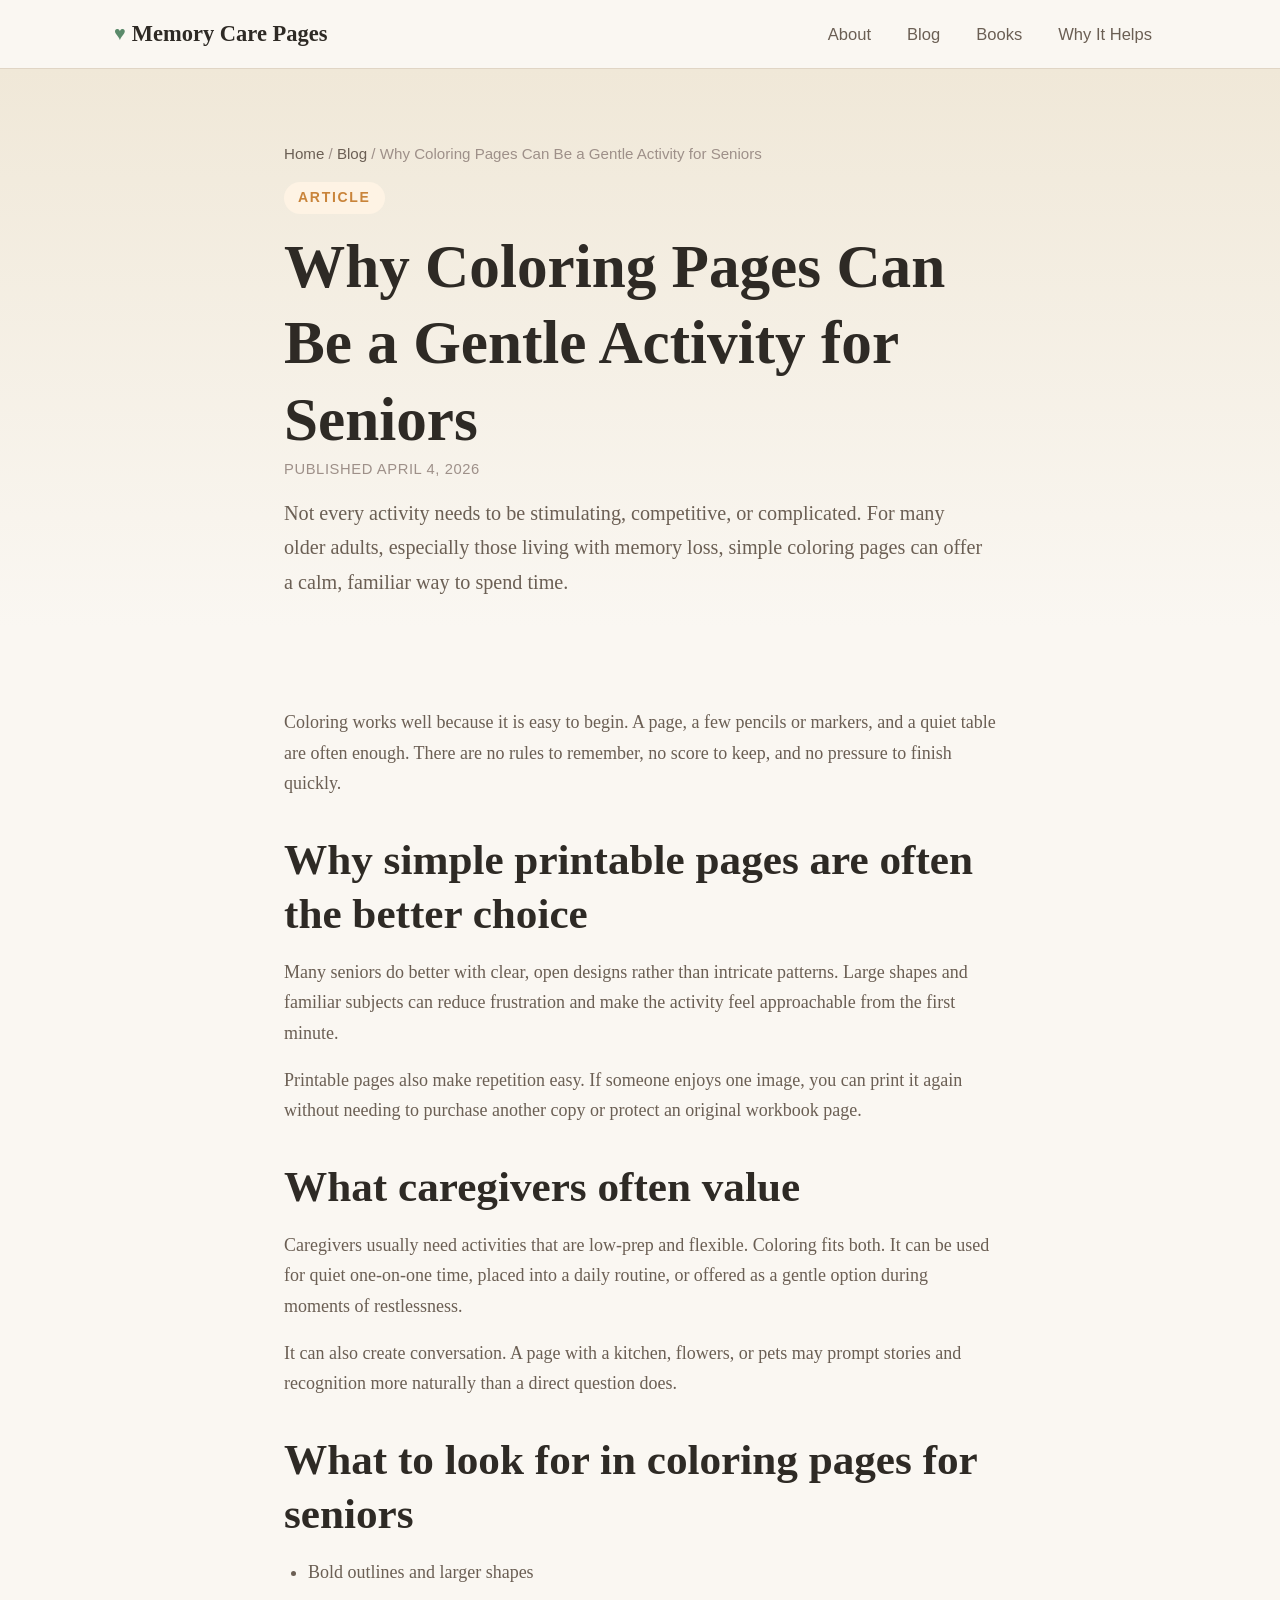
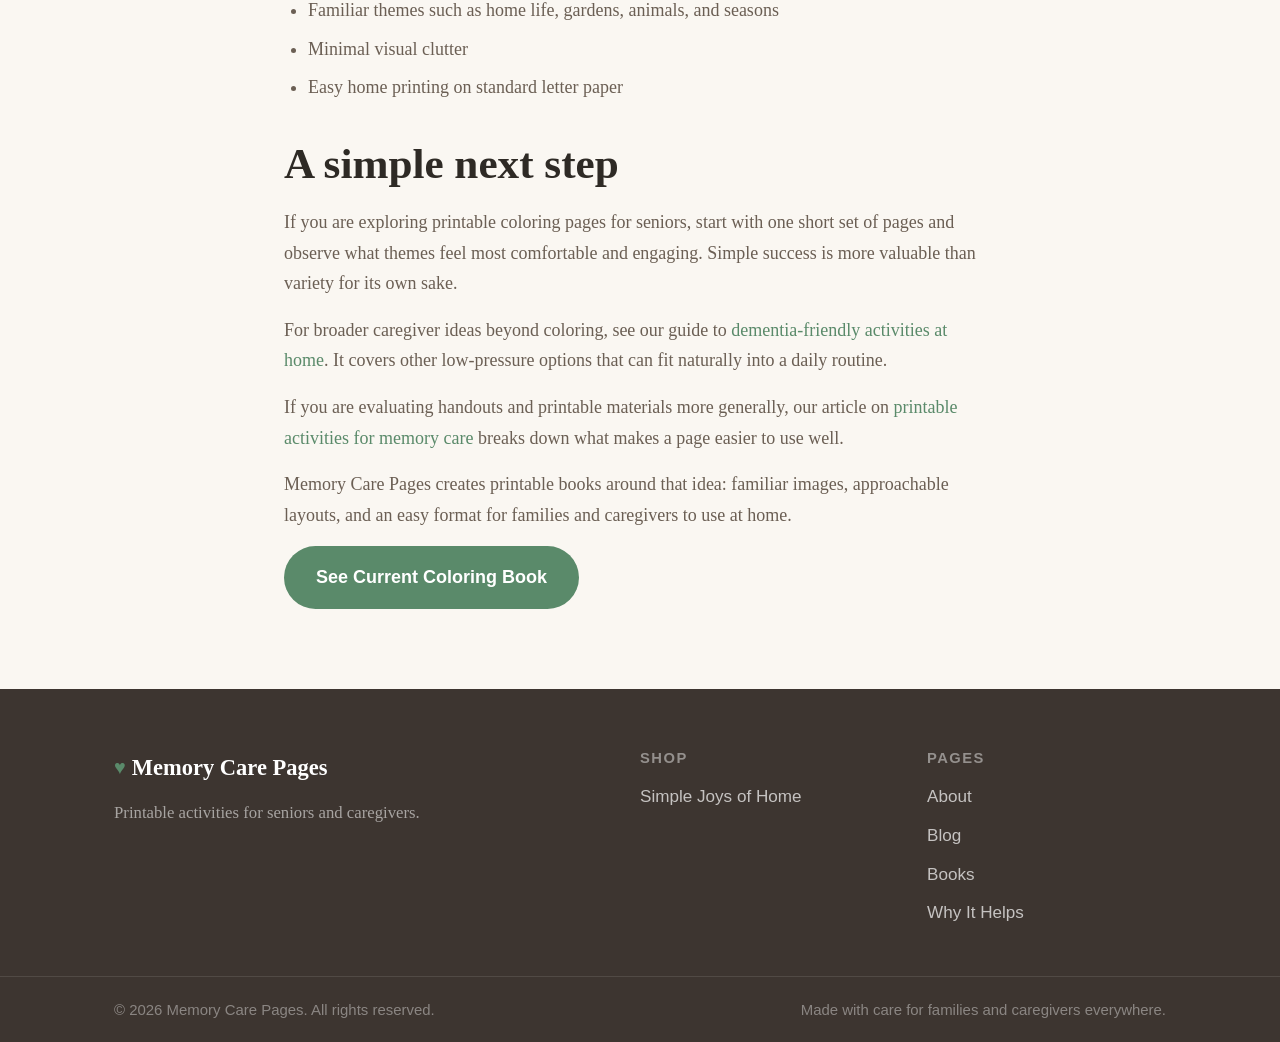
<file: blog/coloring-pages-for-seniors/index.html>
<!DOCTYPE html>
<html lang="en">
<head>
  <meta charset="UTF-8" />
  <meta name="viewport" content="width=device-width, initial-scale=1.0" />
  <meta name="description" content="Coloring pages can be a calm, familiar activity for seniors. Learn why printable pages are often a gentle fit for caregivers and memory care routines." />
  <meta name="robots" content="index, follow" />
  <meta name="theme-color" content="#7c9e6e" />
  <title>Why Coloring Pages Can Be a Gentle Activity for Seniors | Memory Care Pages</title>
  <link rel="canonical" href="https://memorycarepages.com/blog/coloring-pages-for-seniors/" />
  <meta property="og:type" content="article" />
  <meta property="og:url" content="https://memorycarepages.com/blog/coloring-pages-for-seniors/" />
  <meta property="og:title" content="Why Coloring Pages Can Be a Gentle Activity for Seniors | Memory Care Pages" />
  <meta property="og:description" content="Coloring pages can be a calm, familiar activity for seniors. Learn why printable pages are often a gentle fit for caregivers and memory care routines." />
  <meta property="og:image" content="https://memorycarepages.com/og-image.png" />
  <meta name="twitter:card" content="summary_large_image" />
  <meta name="twitter:title" content="Why Coloring Pages Can Be a Gentle Activity for Seniors | Memory Care Pages" />
  <meta name="twitter:description" content="Coloring pages can be a calm, familiar activity for seniors. Learn why printable pages are often a gentle fit for caregivers and memory care routines." />
  <meta name="twitter:image" content="https://memorycarepages.com/og-image.png" />
  <link rel="icon" href="data:image/svg+xml,<svg xmlns='http://www.w3.org/2000/svg' viewBox='0 0 100 100'><text y='.9em' font-size='90'>♥</text></svg>" />
  <link rel="stylesheet" href="../../styles.css" />
</head>
<body>
  <header class="site-header">
    <div class="container header-inner">
      <a href="/" class="logo" aria-label="Memory Care Pages home">
        <span class="logo-leaf" aria-hidden="true">&#x2665;</span>
        Memory Care Pages
      </a>
      <nav class="main-nav" aria-label="Main navigation">
        <ul>
          <li><a href="/about/">About</a></li>
          <li><a href="/blog/">Blog</a></li>
          <li><a href="/#books">Books</a></li>
          <li><a href="/#benefits">Why It Helps</a></li>
        </ul>
      </nav>
      <button class="nav-toggle" aria-label="Toggle menu" aria-expanded="false">
        <span></span><span></span><span></span>
      </button>
    </div>
  </header>

  <main>
    <section class="page-hero">
      <div class="container narrow-container">
        <p class="breadcrumbs"><a href="/">Home</a> / <a href="/blog/">Blog</a> / Why Coloring Pages Can Be a Gentle Activity for Seniors</p>
        <div class="section-label">Article</div>
        <h1>Why Coloring Pages Can Be a Gentle Activity for Seniors</h1>
        <p class="article-meta">Published April 4, 2026</p>
        <p class="page-intro">Not every activity needs to be stimulating, competitive, or complicated. For many older adults, especially those living with memory loss, simple coloring pages can offer a calm, familiar way to spend time.</p>
      </div>
    </section>

    <section class="page-section">
      <div class="container narrow-container article-content">
        <p>Coloring works well because it is easy to begin. A page, a few pencils or markers, and a quiet table are often enough. There are no rules to remember, no score to keep, and no pressure to finish quickly.</p>

        <h2>Why simple printable pages are often the better choice</h2>
        <p>Many seniors do better with clear, open designs rather than intricate patterns. Large shapes and familiar subjects can reduce frustration and make the activity feel approachable from the first minute.</p>
        <p>Printable pages also make repetition easy. If someone enjoys one image, you can print it again without needing to purchase another copy or protect an original workbook page.</p>

        <h2>What caregivers often value</h2>
        <p>Caregivers usually need activities that are low-prep and flexible. Coloring fits both. It can be used for quiet one-on-one time, placed into a daily routine, or offered as a gentle option during moments of restlessness.</p>
        <p>It can also create conversation. A page with a kitchen, flowers, or pets may prompt stories and recognition more naturally than a direct question does.</p>

        <h2>What to look for in coloring pages for seniors</h2>
        <ul class="article-list">
          <li>Bold outlines and larger shapes</li>
          <li>Familiar themes such as home life, gardens, animals, and seasons</li>
          <li>Minimal visual clutter</li>
          <li>Easy home printing on standard letter paper</li>
        </ul>

        <h2>A simple next step</h2>
        <p>If you are exploring printable coloring pages for seniors, start with one short set of pages and observe what themes feel most comfortable and engaging. Simple success is more valuable than variety for its own sake.</p>
        <p>For broader caregiver ideas beyond coloring, see our guide to <a href="/blog/dementia-friendly-activities-at-home/">dementia-friendly activities at home</a>. It covers other low-pressure options that can fit naturally into a daily routine.</p>
        <p>If you are evaluating handouts and printable materials more generally, our article on <a href="/blog/printable-activities-for-memory-care/">printable activities for memory care</a> breaks down what makes a page easier to use well.</p>
        <p>Memory Care Pages creates printable books around that idea: familiar images, approachable layouts, and an easy format for families and caregivers to use at home.</p>
        <p><a class="btn btn-primary" href="https://simple-joys1-store.memorycarepages.com/" target="_blank" rel="noopener">See Current Coloring Book</a></p>
      </div>
    </section>
  </main>

  <footer class="site-footer">
    <div class="container footer-inner">
      <div class="footer-brand">
        <span class="logo">
          <span class="logo-leaf" aria-hidden="true">&#x2665;</span>
          Memory Care Pages
        </span>
        <p>Printable activities for seniors and caregivers.</p>
      </div>
      <nav class="footer-nav" aria-label="Shop navigation">
        <h3>Shop</h3>
        <ul>
          <li><a href="https://simple-joys1-store.memorycarepages.com/" target="_blank" rel="noopener">Simple Joys of Home</a></li>
        </ul>
      </nav>
      <nav class="footer-nav" aria-label="Site navigation">
        <h3>Pages</h3>
        <ul>
          <li><a href="/about/">About</a></li>
          <li><a href="/blog/">Blog</a></li>
          <li><a href="/#books">Books</a></li>
          <li><a href="/#benefits">Why It Helps</a></li>
        </ul>
      </nav>
    </div>
    <div class="footer-bottom">
      <div class="container">
        <p>&copy; <span id="year"></span> Memory Care Pages. All rights reserved.</p>
        <p class="footer-tagline">Made with care for families and caregivers everywhere.</p>
      </div>
    </div>
  </footer>

  <script src="../../script.js"></script>
  <script type="application/ld+json">
  {
    "@context": "https://schema.org",
    "@graph": [
      {
        "@type": "Organization",
        "@id": "https://memorycarepages.com/#organization",
        "name": "Memory Care Pages",
        "url": "https://memorycarepages.com/"
      },
      {
        "@type": "BlogPosting",
        "@id": "https://memorycarepages.com/blog/coloring-pages-for-seniors/#post",
        "headline": "Why Coloring Pages Can Be a Gentle Activity for Seniors",
        "datePublished": "2026-04-04",
        "dateModified": "2026-04-04",
        "author": {
          "@type": "Organization",
          "name": "Memory Care Pages"
        },
        "publisher": { "@id": "https://memorycarepages.com/#organization" },
        "mainEntityOfPage": "https://memorycarepages.com/blog/coloring-pages-for-seniors/",
        "description": "Coloring pages can be a calm, familiar activity for seniors. Learn why printable pages are often a gentle fit for caregivers and memory care routines."
      }
    ]
  }
  </script>
</body>
</html>
</file>
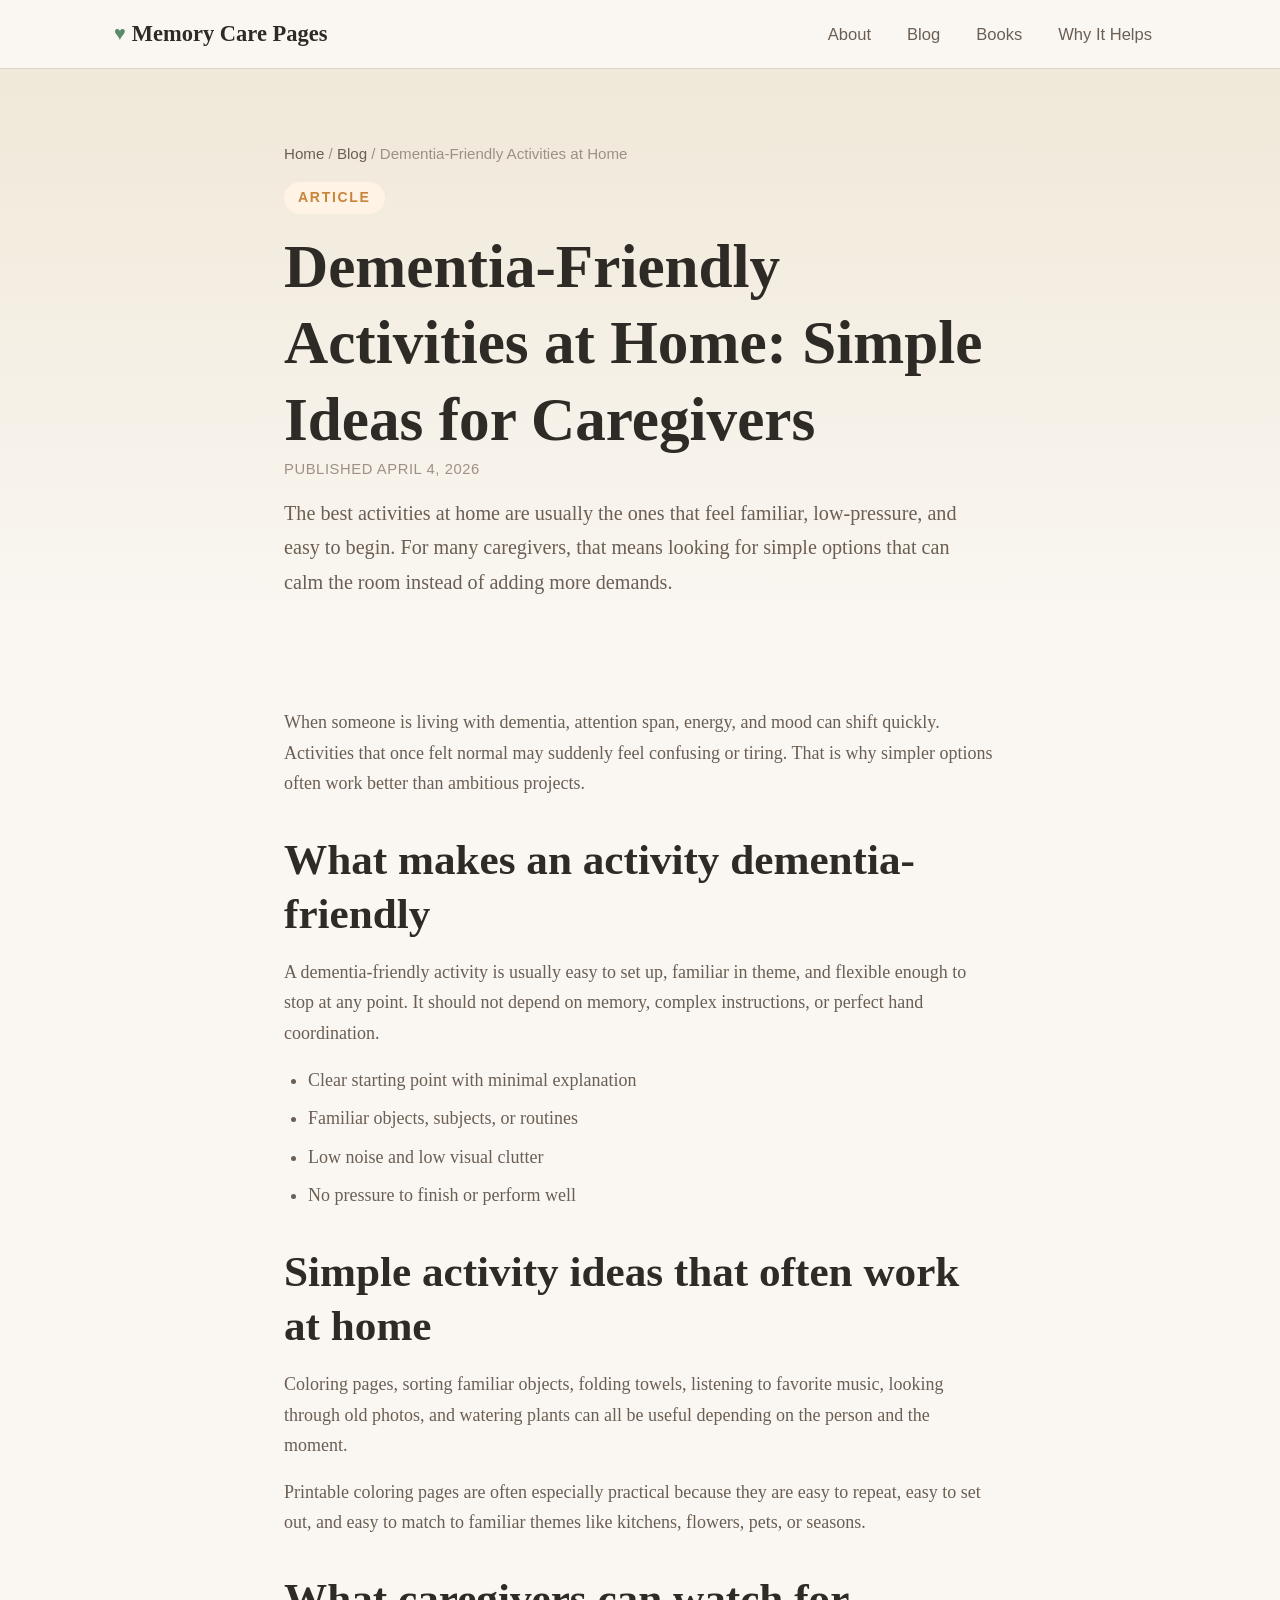
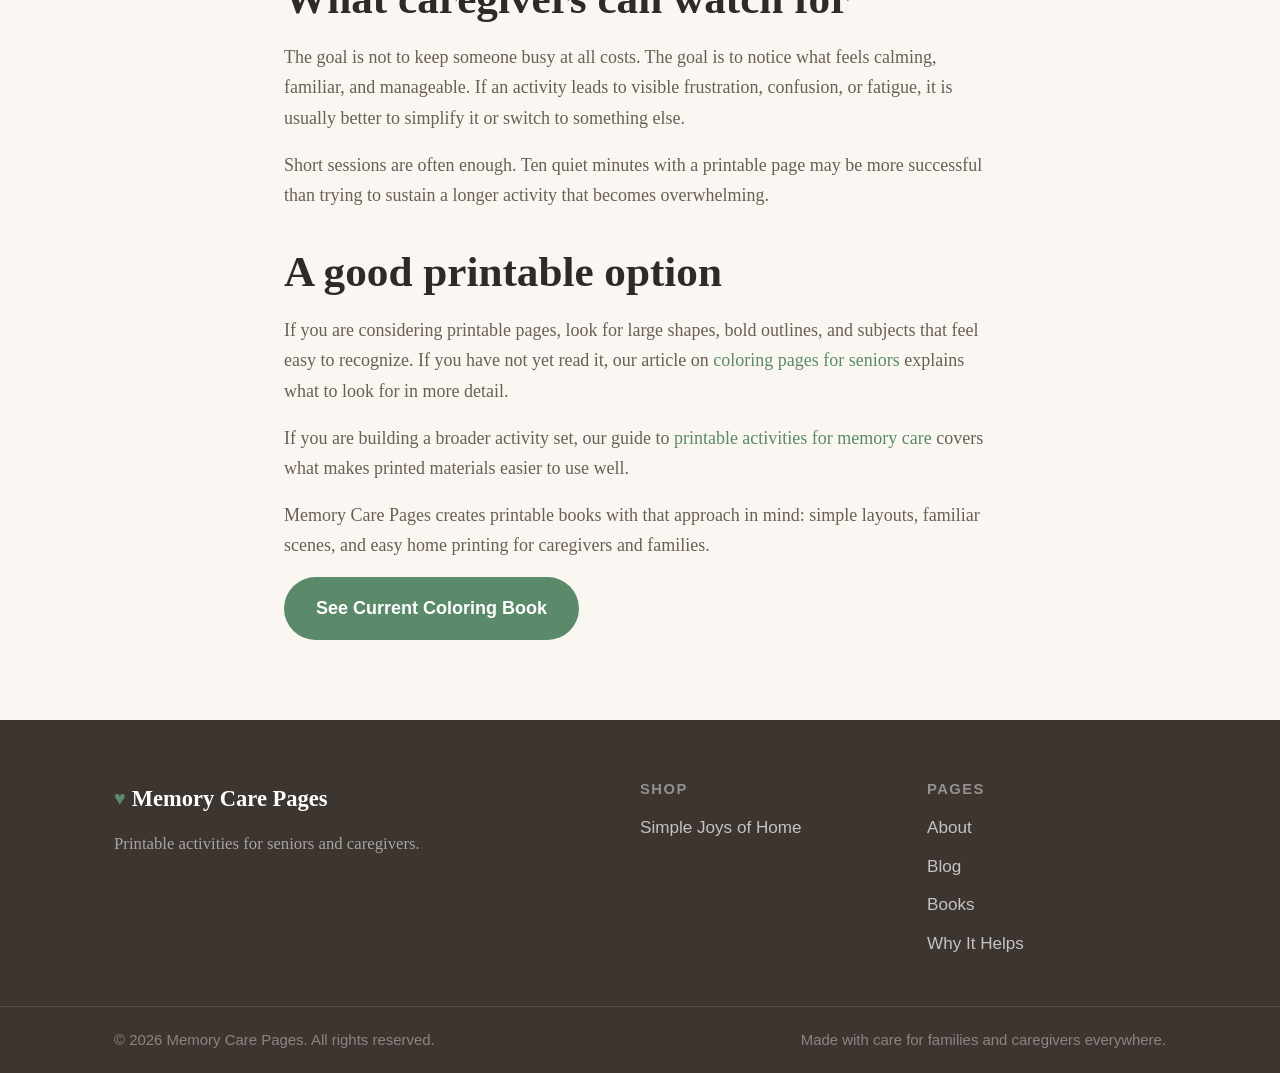
<file: blog/dementia-friendly-activities-at-home/index.html>
<!DOCTYPE html>
<html lang="en">
<head>
  <meta charset="UTF-8" />
  <meta name="viewport" content="width=device-width, initial-scale=1.0" />
  <meta name="description" content="Looking for dementia-friendly activities at home? These simple ideas can help caregivers create calmer routines with familiar, low-pressure engagement." />
  <meta name="robots" content="index, follow" />
  <meta name="theme-color" content="#7c9e6e" />
  <title>Dementia-Friendly Activities at Home: Simple Ideas for Caregivers | Memory Care Pages</title>
  <link rel="canonical" href="https://memorycarepages.com/blog/dementia-friendly-activities-at-home/" />
  <meta property="og:type" content="article" />
  <meta property="og:url" content="https://memorycarepages.com/blog/dementia-friendly-activities-at-home/" />
  <meta property="og:title" content="Dementia-Friendly Activities at Home: Simple Ideas for Caregivers | Memory Care Pages" />
  <meta property="og:description" content="Looking for dementia-friendly activities at home? These simple ideas can help caregivers create calmer routines with familiar, low-pressure engagement." />
  <meta property="og:image" content="https://memorycarepages.com/og-image.png" />
  <meta name="twitter:card" content="summary_large_image" />
  <meta name="twitter:title" content="Dementia-Friendly Activities at Home: Simple Ideas for Caregivers | Memory Care Pages" />
  <meta name="twitter:description" content="Looking for dementia-friendly activities at home? These simple ideas can help caregivers create calmer routines with familiar, low-pressure engagement." />
  <meta name="twitter:image" content="https://memorycarepages.com/og-image.png" />
  <link rel="icon" href="data:image/svg+xml,<svg xmlns='http://www.w3.org/2000/svg' viewBox='0 0 100 100'><text y='.9em' font-size='90'>♥</text></svg>" />
  <link rel="stylesheet" href="../../styles.css" />
</head>
<body>
  <header class="site-header">
    <div class="container header-inner">
      <a href="/" class="logo" aria-label="Memory Care Pages home">
        <span class="logo-leaf" aria-hidden="true">&#x2665;</span>
        Memory Care Pages
      </a>
      <nav class="main-nav" aria-label="Main navigation">
        <ul>
          <li><a href="/about/">About</a></li>
          <li><a href="/blog/">Blog</a></li>
          <li><a href="/#books">Books</a></li>
          <li><a href="/#benefits">Why It Helps</a></li>
        </ul>
      </nav>
      <button class="nav-toggle" aria-label="Toggle menu" aria-expanded="false">
        <span></span><span></span><span></span>
      </button>
    </div>
  </header>

  <main>
    <section class="page-hero">
      <div class="container narrow-container">
        <p class="breadcrumbs"><a href="/">Home</a> / <a href="/blog/">Blog</a> / Dementia-Friendly Activities at Home</p>
        <div class="section-label">Article</div>
        <h1>Dementia-Friendly Activities at Home: Simple Ideas for Caregivers</h1>
        <p class="article-meta">Published April 4, 2026</p>
        <p class="page-intro">The best activities at home are usually the ones that feel familiar, low-pressure, and easy to begin. For many caregivers, that means looking for simple options that can calm the room instead of adding more demands.</p>
      </div>
    </section>

    <section class="page-section">
      <div class="container narrow-container article-content">
        <p>When someone is living with dementia, attention span, energy, and mood can shift quickly. Activities that once felt normal may suddenly feel confusing or tiring. That is why simpler options often work better than ambitious projects.</p>

        <h2>What makes an activity dementia-friendly</h2>
        <p>A dementia-friendly activity is usually easy to set up, familiar in theme, and flexible enough to stop at any point. It should not depend on memory, complex instructions, or perfect hand coordination.</p>
        <ul class="article-list">
          <li>Clear starting point with minimal explanation</li>
          <li>Familiar objects, subjects, or routines</li>
          <li>Low noise and low visual clutter</li>
          <li>No pressure to finish or perform well</li>
        </ul>

        <h2>Simple activity ideas that often work at home</h2>
        <p>Coloring pages, sorting familiar objects, folding towels, listening to favorite music, looking through old photos, and watering plants can all be useful depending on the person and the moment.</p>
        <p>Printable coloring pages are often especially practical because they are easy to repeat, easy to set out, and easy to match to familiar themes like kitchens, flowers, pets, or seasons.</p>

        <h2>What caregivers can watch for</h2>
        <p>The goal is not to keep someone busy at all costs. The goal is to notice what feels calming, familiar, and manageable. If an activity leads to visible frustration, confusion, or fatigue, it is usually better to simplify it or switch to something else.</p>
        <p>Short sessions are often enough. Ten quiet minutes with a printable page may be more successful than trying to sustain a longer activity that becomes overwhelming.</p>

        <h2>A good printable option</h2>
        <p>If you are considering printable pages, look for large shapes, bold outlines, and subjects that feel easy to recognize. If you have not yet read it, our article on <a href="/blog/coloring-pages-for-seniors/">coloring pages for seniors</a> explains what to look for in more detail.</p>
        <p>If you are building a broader activity set, our guide to <a href="/blog/printable-activities-for-memory-care/">printable activities for memory care</a> covers what makes printed materials easier to use well.</p>
        <p>Memory Care Pages creates printable books with that approach in mind: simple layouts, familiar scenes, and easy home printing for caregivers and families.</p>
        <p><a class="btn btn-primary" href="https://simple-joys1-store.memorycarepages.com/" target="_blank" rel="noopener">See Current Coloring Book</a></p>
      </div>
    </section>
  </main>

  <footer class="site-footer">
    <div class="container footer-inner">
      <div class="footer-brand">
        <span class="logo">
          <span class="logo-leaf" aria-hidden="true">&#x2665;</span>
          Memory Care Pages
        </span>
        <p>Printable activities for seniors and caregivers.</p>
      </div>
      <nav class="footer-nav" aria-label="Shop navigation">
        <h3>Shop</h3>
        <ul>
          <li><a href="https://simple-joys1-store.memorycarepages.com/" target="_blank" rel="noopener">Simple Joys of Home</a></li>
        </ul>
      </nav>
      <nav class="footer-nav" aria-label="Site navigation">
        <h3>Pages</h3>
        <ul>
          <li><a href="/about/">About</a></li>
          <li><a href="/blog/">Blog</a></li>
          <li><a href="/#books">Books</a></li>
          <li><a href="/#benefits">Why It Helps</a></li>
        </ul>
      </nav>
    </div>
    <div class="footer-bottom">
      <div class="container">
        <p>&copy; <span id="year"></span> Memory Care Pages. All rights reserved.</p>
        <p class="footer-tagline">Made with care for families and caregivers everywhere.</p>
      </div>
    </div>
  </footer>

  <script src="../../script.js"></script>
  <script type="application/ld+json">
  {
    "@context": "https://schema.org",
    "@graph": [
      {
        "@type": "Organization",
        "@id": "https://memorycarepages.com/#organization",
        "name": "Memory Care Pages",
        "url": "https://memorycarepages.com/"
      },
      {
        "@type": "BlogPosting",
        "@id": "https://memorycarepages.com/blog/dementia-friendly-activities-at-home/#post",
        "headline": "Dementia-Friendly Activities at Home: Simple Ideas for Caregivers",
        "datePublished": "2026-04-04",
        "dateModified": "2026-04-04",
        "author": {
          "@type": "Organization",
          "name": "Memory Care Pages"
        },
        "publisher": { "@id": "https://memorycarepages.com/#organization" },
        "mainEntityOfPage": "https://memorycarepages.com/blog/dementia-friendly-activities-at-home/",
        "description": "Looking for dementia-friendly activities at home? These simple ideas can help caregivers create calmer routines with familiar, low-pressure engagement."
      }
    ]
  }
  </script>
</body>
</html>
</file>
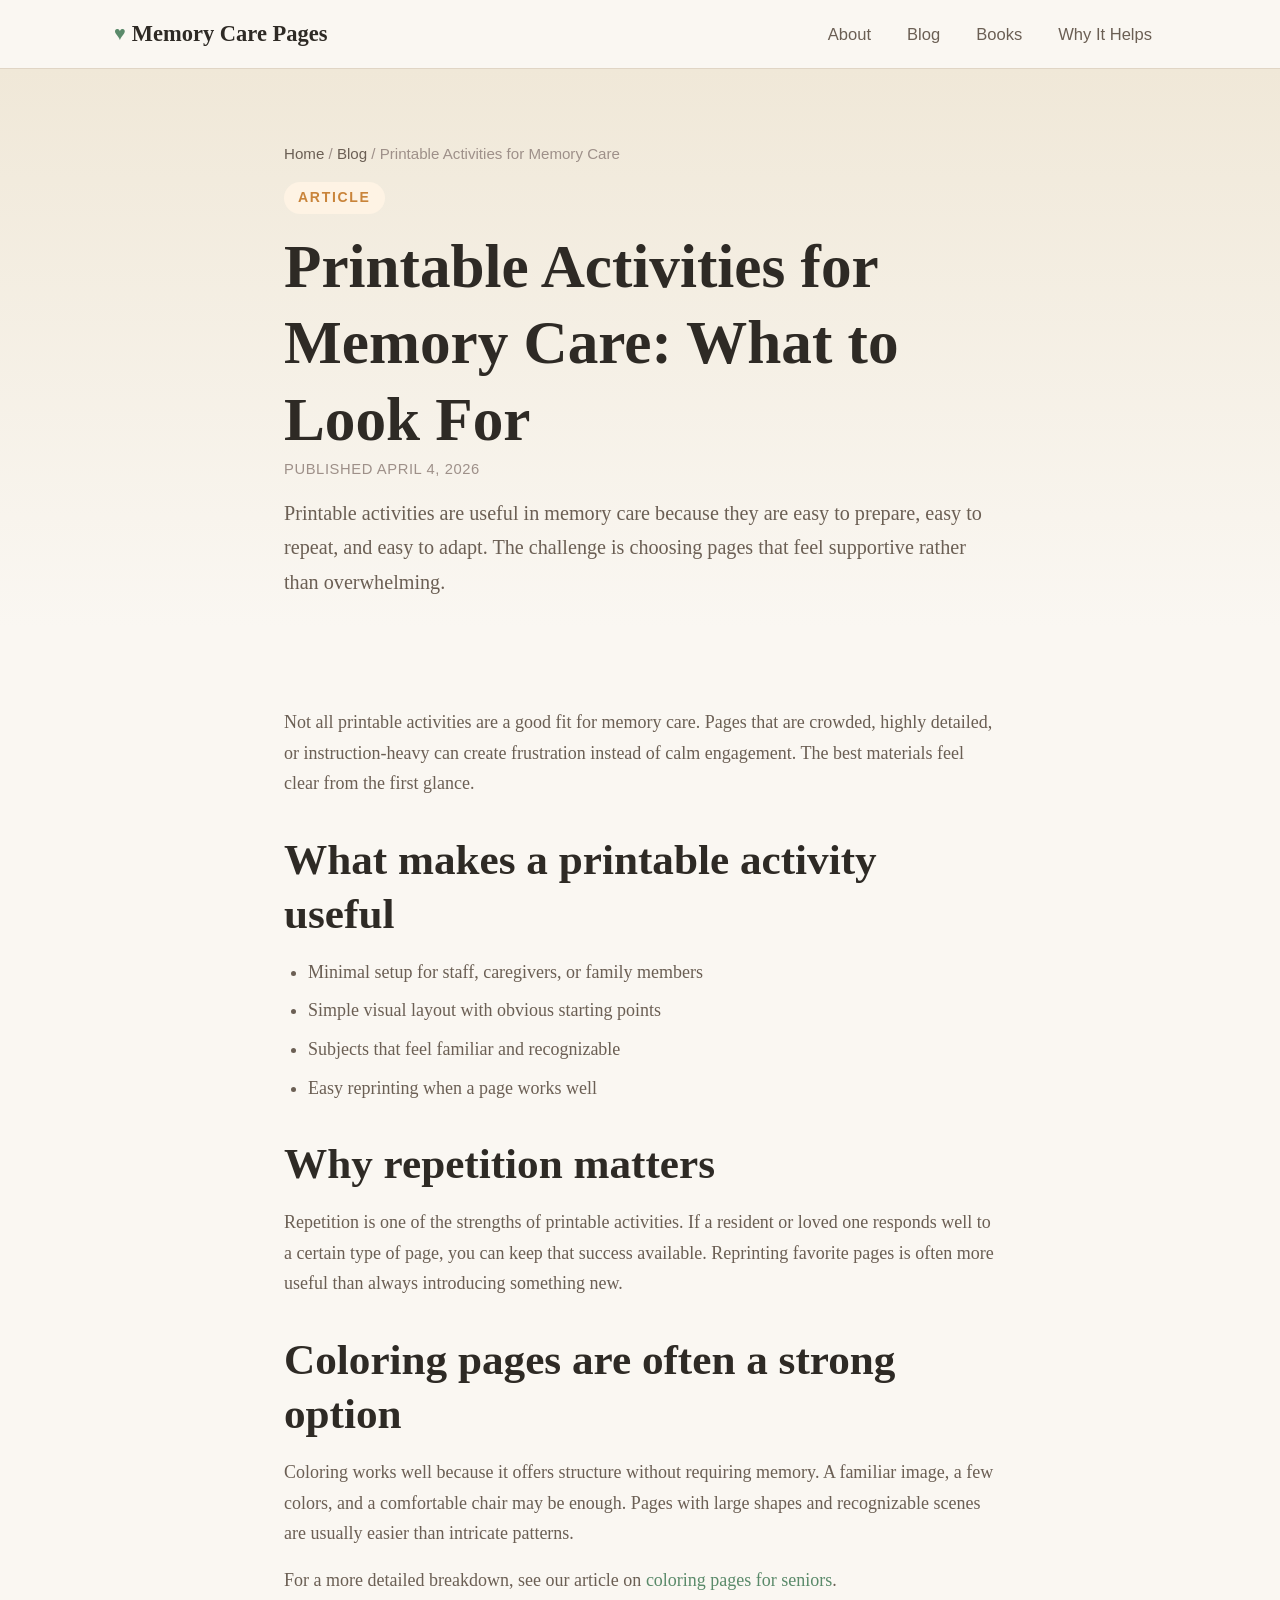
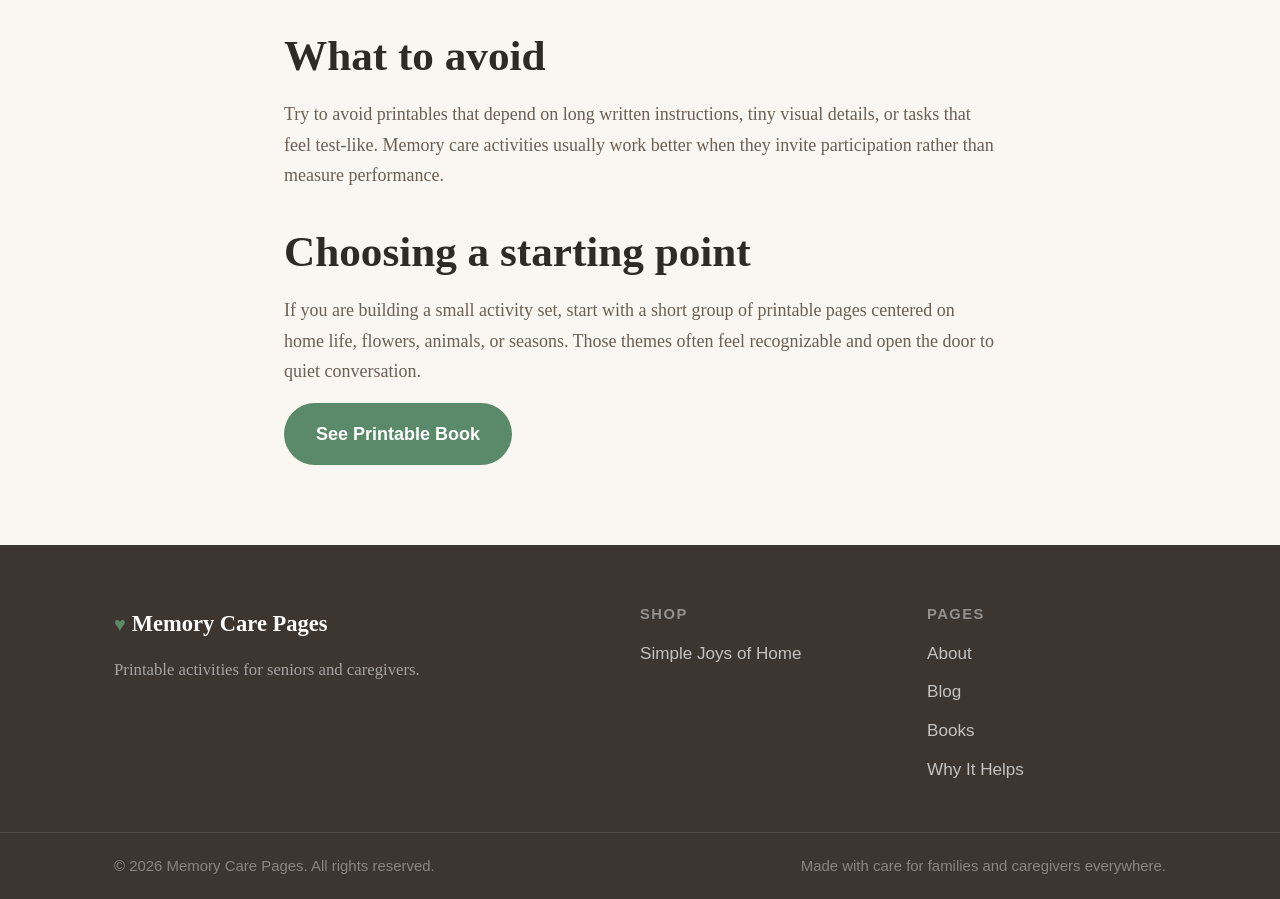
<file: blog/printable-activities-for-memory-care/index.html>
<!DOCTYPE html>
<html lang="en">
<head>
  <meta charset="UTF-8" />
  <meta name="viewport" content="width=device-width, initial-scale=1.0" />
  <meta name="description" content="Printable activities for memory care should be simple, familiar, and easy to repeat. This guide explains what caregivers and activity teams should look for." />
  <meta name="robots" content="index, follow" />
  <meta name="theme-color" content="#7c9e6e" />
  <title>Printable Activities for Memory Care: What to Look For | Memory Care Pages</title>
  <link rel="canonical" href="https://memorycarepages.com/blog/printable-activities-for-memory-care/" />
  <meta property="og:type" content="article" />
  <meta property="og:url" content="https://memorycarepages.com/blog/printable-activities-for-memory-care/" />
  <meta property="og:title" content="Printable Activities for Memory Care: What to Look For | Memory Care Pages" />
  <meta property="og:description" content="Printable activities for memory care should be simple, familiar, and easy to repeat. This guide explains what caregivers and activity teams should look for." />
  <meta property="og:image" content="https://memorycarepages.com/og-image.png" />
  <meta name="twitter:card" content="summary_large_image" />
  <meta name="twitter:title" content="Printable Activities for Memory Care: What to Look For | Memory Care Pages" />
  <meta name="twitter:description" content="Printable activities for memory care should be simple, familiar, and easy to repeat. This guide explains what caregivers and activity teams should look for." />
  <meta name="twitter:image" content="https://memorycarepages.com/og-image.png" />
  <link rel="icon" href="data:image/svg+xml,<svg xmlns='http://www.w3.org/2000/svg' viewBox='0 0 100 100'><text y='.9em' font-size='90'>♥</text></svg>" />
  <link rel="stylesheet" href="../../styles.css" />
</head>
<body>
  <header class="site-header">
    <div class="container header-inner">
      <a href="/" class="logo" aria-label="Memory Care Pages home">
        <span class="logo-leaf" aria-hidden="true">&#x2665;</span>
        Memory Care Pages
      </a>
      <nav class="main-nav" aria-label="Main navigation">
        <ul>
          <li><a href="/about/">About</a></li>
          <li><a href="/blog/">Blog</a></li>
          <li><a href="/#books">Books</a></li>
          <li><a href="/#benefits">Why It Helps</a></li>
        </ul>
      </nav>
      <button class="nav-toggle" aria-label="Toggle menu" aria-expanded="false">
        <span></span><span></span><span></span>
      </button>
    </div>
  </header>

  <main>
    <section class="page-hero">
      <div class="container narrow-container">
        <p class="breadcrumbs"><a href="/">Home</a> / <a href="/blog/">Blog</a> / Printable Activities for Memory Care</p>
        <div class="section-label">Article</div>
        <h1>Printable Activities for Memory Care: What to Look For</h1>
        <p class="article-meta">Published April 4, 2026</p>
        <p class="page-intro">Printable activities are useful in memory care because they are easy to prepare, easy to repeat, and easy to adapt. The challenge is choosing pages that feel supportive rather than overwhelming.</p>
      </div>
    </section>

    <section class="page-section">
      <div class="container narrow-container article-content">
        <p>Not all printable activities are a good fit for memory care. Pages that are crowded, highly detailed, or instruction-heavy can create frustration instead of calm engagement. The best materials feel clear from the first glance.</p>

        <h2>What makes a printable activity useful</h2>
        <ul class="article-list">
          <li>Minimal setup for staff, caregivers, or family members</li>
          <li>Simple visual layout with obvious starting points</li>
          <li>Subjects that feel familiar and recognizable</li>
          <li>Easy reprinting when a page works well</li>
        </ul>

        <h2>Why repetition matters</h2>
        <p>Repetition is one of the strengths of printable activities. If a resident or loved one responds well to a certain type of page, you can keep that success available. Reprinting favorite pages is often more useful than always introducing something new.</p>

        <h2>Coloring pages are often a strong option</h2>
        <p>Coloring works well because it offers structure without requiring memory. A familiar image, a few colors, and a comfortable chair may be enough. Pages with large shapes and recognizable scenes are usually easier than intricate patterns.</p>
        <p>For a more detailed breakdown, see our article on <a href="/blog/coloring-pages-for-seniors/">coloring pages for seniors</a>.</p>

        <h2>What to avoid</h2>
        <p>Try to avoid printables that depend on long written instructions, tiny visual details, or tasks that feel test-like. Memory care activities usually work better when they invite participation rather than measure performance.</p>

        <h2>Choosing a starting point</h2>
        <p>If you are building a small activity set, start with a short group of printable pages centered on home life, flowers, animals, or seasons. Those themes often feel recognizable and open the door to quiet conversation.</p>
        <p><a class="btn btn-primary" href="https://simple-joys1-store.memorycarepages.com/" target="_blank" rel="noopener">See Printable Book</a></p>
      </div>
    </section>
  </main>

  <footer class="site-footer">
    <div class="container footer-inner">
      <div class="footer-brand">
        <span class="logo">
          <span class="logo-leaf" aria-hidden="true">&#x2665;</span>
          Memory Care Pages
        </span>
        <p>Printable activities for seniors and caregivers.</p>
      </div>
      <nav class="footer-nav" aria-label="Shop navigation">
        <h3>Shop</h3>
        <ul>
          <li><a href="https://simple-joys1-store.memorycarepages.com/" target="_blank" rel="noopener">Simple Joys of Home</a></li>
        </ul>
      </nav>
      <nav class="footer-nav" aria-label="Site navigation">
        <h3>Pages</h3>
        <ul>
          <li><a href="/about/">About</a></li>
          <li><a href="/blog/">Blog</a></li>
          <li><a href="/#books">Books</a></li>
          <li><a href="/#benefits">Why It Helps</a></li>
        </ul>
      </nav>
    </div>
    <div class="footer-bottom">
      <div class="container">
        <p>&copy; <span id="year"></span> Memory Care Pages. All rights reserved.</p>
        <p class="footer-tagline">Made with care for families and caregivers everywhere.</p>
      </div>
    </div>
  </footer>

  <script src="../../script.js"></script>
  <script type="application/ld+json">
  {
    "@context": "https://schema.org",
    "@graph": [
      {
        "@type": "Organization",
        "@id": "https://memorycarepages.com/#organization",
        "name": "Memory Care Pages",
        "url": "https://memorycarepages.com/"
      },
      {
        "@type": "BlogPosting",
        "@id": "https://memorycarepages.com/blog/printable-activities-for-memory-care/#post",
        "headline": "Printable Activities for Memory Care: What to Look For",
        "datePublished": "2026-04-04",
        "dateModified": "2026-04-04",
        "author": {
          "@type": "Organization",
          "name": "Memory Care Pages"
        },
        "publisher": { "@id": "https://memorycarepages.com/#organization" },
        "mainEntityOfPage": "https://memorycarepages.com/blog/printable-activities-for-memory-care/",
        "description": "Printable activities for memory care should be simple, familiar, and easy to repeat. This guide explains what caregivers and activity teams should look for."
      }
    ]
  }
  </script>
</body>
</html>
</file>
<file: styles.css>
/* ============================================================
   MemoryCarePages – styles.css
   ============================================================ */

/* ── CSS Variables ── */
:root {
  --color-bg:           #faf7f2;
  --color-bg-alt:       #f4efe6;
  --color-bg-dark:      #3d3530;
  --color-hero-bg:      #f0e8d8;

  --color-primary:      #5a8a6a;   /* sage green */
  --color-primary-dark: #3d6b4f;
  --color-primary-light:#e8f2eb;

  --color-accent:       #c9843a;   /* warm amber */
  --color-accent-light: #fef3e4;

  --color-text:         #2e2a25;
  --color-text-muted:   #6b5f54;
  --color-text-light:   #9e9089;

  --color-border:       #e0d5c5;
  --color-shadow:       rgba(90, 70, 50, 0.10);

  --radius-card:        14px;
  --radius-btn:         50px;
  --radius-sm:          8px;

  --font-body:          Georgia, 'Times New Roman', serif;
  --font-sans:          -apple-system, BlinkMacSystemFont, 'Segoe UI', Helvetica, Arial, sans-serif;

  --max-width:          1100px;
  --space-section:      80px;
}

/* ── Reset & Base ── */
*, *::before, *::after {
  box-sizing: border-box;
  margin: 0;
  padding: 0;
}

html {
  scroll-behavior: smooth;
  font-size: 18px;
}

body {
  background-color: var(--color-bg);
  color: var(--color-text);
  font-family: var(--font-body);
  line-height: 1.7;
  -webkit-font-smoothing: antialiased;
}

img, svg {
  display: block;
  max-width: 100%;
}

a {
  color: var(--color-primary);
  text-decoration: none;
}

a:hover {
  color: var(--color-primary-dark);
}

ul {
  list-style: none;
}

/* ── Container ── */
.container {
  width: 100%;
  max-width: var(--max-width);
  margin: 0 auto;
  padding: 0 24px;
}

/* ── Typography ── */
h1, h2, h3 {
  font-family: var(--font-body);
  line-height: 1.25;
  color: var(--color-text);
}

h1 { font-size: clamp(2.4rem, 5vw, 3.4rem); font-weight: 700; }
h2 { font-size: clamp(1.7rem, 3.5vw, 2.4rem); font-weight: 700; margin-bottom: 16px; }
h3 { font-size: 1.15rem; font-weight: 700; margin-bottom: 8px; }

p { margin-bottom: 16px; }
p:last-child { margin-bottom: 0; }

.section-label {
  display: inline-block;
  font-family: var(--font-sans);
  font-size: 0.78rem;
  font-weight: 700;
  letter-spacing: 0.12em;
  text-transform: uppercase;
  color: var(--color-accent);
  background: var(--color-accent-light);
  border-radius: 50px;
  padding: 4px 14px;
  margin-bottom: 14px;
}

.section-intro {
  font-size: 1.05rem;
  color: var(--color-text-muted);
  max-width: 620px;
  margin-bottom: 48px;
}

/* ── Buttons ── */
.btn {
  display: inline-block;
  font-family: var(--font-sans);
  font-size: 1rem;
  font-weight: 600;
  padding: 14px 30px;
  border-radius: var(--radius-btn);
  cursor: pointer;
  border: 2px solid transparent;
  transition: background 0.18s ease, color 0.18s ease, border-color 0.18s ease, transform 0.12s ease, box-shadow 0.18s ease;
  text-align: center;
  white-space: nowrap;
}

.btn:hover {
  transform: translateY(-2px);
  box-shadow: 0 6px 20px var(--color-shadow);
}

.btn:active {
  transform: translateY(0);
}

.btn-primary {
  background: var(--color-primary);
  color: white;
}

.btn-primary:hover {
  background: var(--color-primary-dark);
  color: white;
}

.btn-secondary {
  background: white;
  color: var(--color-primary);
  border-color: var(--color-primary);
}

.btn-secondary:hover {
  background: var(--color-primary-light);
  color: var(--color-primary-dark);
}

.btn-outline {
  background: transparent;
  color: white;
  border-color: rgba(255,255,255,0.7);
}

.btn-outline:hover {
  background: rgba(255,255,255,0.15);
  color: white;
  border-color: white;
}

.book-purchase {
  display: flex;
  align-items: center;
  justify-content: space-between;
  gap: 12px;
  margin-top: 16px;
  padding-top: 14px;
  border-top: 1px solid var(--color-border);
}

.book-price {
  font-size: 1.4rem;
  font-weight: 800;
  color: var(--color-accent);
  white-space: nowrap;
}

.btn-buy {
  background: var(--color-accent);
  color: white;
  flex-shrink: 0;
  margin-top: 0;
}

.btn-buy:hover {
  background: #a86a28;
  color: white;
}

.btn-coming-soon {
  background: #e8e0d8;
  color: #9a8a7a;
  flex-shrink: 0;
  margin-top: 0;
  cursor: default;
  pointer-events: none;
  font-style: italic;
  letter-spacing: 0.03em;
}

/* ============================================================
   HEADER / NAV
   ============================================================ */
.site-header {
  position: sticky;
  top: 0;
  z-index: 100;
  background: rgba(250, 247, 242, 0.95);
  backdrop-filter: blur(8px);
  border-bottom: 1px solid var(--color-border);
}

.header-inner {
  display: flex;
  align-items: center;
  justify-content: space-between;
  height: 68px;
  gap: 24px;
}

.logo {
  font-family: var(--font-body);
  font-size: 1.25rem;
  font-weight: 700;
  color: var(--color-text);
  display: flex;
  align-items: center;
  gap: 6px;
  white-space: nowrap;
  flex-shrink: 0;
}

.logo:hover { color: var(--color-text); }

.logo-leaf {
  color: var(--color-primary);
  font-size: 1.1rem;
}

.main-nav ul {
  display: flex;
  gap: 8px;
  align-items: center;
}

.main-nav a {
  font-family: var(--font-sans);
  font-size: 0.92rem;
  font-weight: 500;
  color: var(--color-text-muted);
  padding: 6px 14px;
  border-radius: var(--radius-btn);
  transition: color 0.15s, background 0.15s;
}

.main-nav a:hover {
  color: var(--color-primary);
  background: var(--color-primary-light);
}

.nav-toggle {
  display: none;
  flex-direction: column;
  justify-content: space-between;
  width: 26px;
  height: 20px;
  background: none;
  border: none;
  cursor: pointer;
  padding: 0;
  flex-shrink: 0;
}

.nav-toggle span {
  display: block;
  height: 2.5px;
  background: var(--color-text);
  border-radius: 2px;
  transition: transform 0.25s ease, opacity 0.25s ease;
}

/* ============================================================
   HERO
   ============================================================ */
.hero {
  background: var(--color-hero-bg);
  position: relative;
  overflow: hidden;
  padding: 72px 0 0;
}

.hero-inner {
  display: grid;
  grid-template-columns: 1fr 1fr;
  gap: 48px;
  align-items: center;
  padding-bottom: 60px;
}

.hero-text h1 {
  color: var(--color-text);
  margin-bottom: 20px;
}

.hero-subtitle {
  font-size: 1.2rem;
  color: var(--color-text-muted);
  max-width: 480px;
  margin-bottom: 36px;
}

.hero-buttons {
  display: flex;
  gap: 14px;
  flex-wrap: wrap;
}

.hero-cover {
  border-radius: 16px;
  box-shadow: 0 16px 48px rgba(90, 70, 50, 0.22);
  max-width: 320px;
  width: 100%;
  height: auto;
  display: block;
  margin: 0 auto;
}

.hero-wave {
  line-height: 0;
}

.hero-wave svg {
  width: 100%;
  display: block;
}

/* ============================================================
   ABOUT
   ============================================================ */
.about {
  padding: var(--space-section) 0;
}

.page-hero {
  padding: 72px 0 28px;
  background: linear-gradient(180deg, var(--color-hero-bg) 0%, var(--color-bg) 100%);
}

.page-section {
  padding: var(--space-section) 0;
}

.page-section-alt {
  background: var(--color-bg-alt);
}

.narrow-container {
  max-width: 760px;
}

.page-intro {
  font-size: 1.12rem;
  color: var(--color-text-muted);
  max-width: 700px;
}

.breadcrumbs {
  font-family: var(--font-sans);
  font-size: 0.84rem;
  color: var(--color-text-light);
  margin-bottom: 14px;
}

.breadcrumbs a {
  color: var(--color-text-muted);
}

.content-grid {
  display: grid;
  grid-template-columns: minmax(0, 2fr) minmax(280px, 1fr);
  gap: 28px;
  align-items: start;
}

.post-grid {
  display: grid;
  grid-template-columns: repeat(auto-fit, minmax(280px, 1fr));
  gap: 24px;
}

.blog-post-grid {
  grid-template-columns: repeat(2, minmax(0, 1fr));
}

.post-card {
  background: white;
  border: 1px solid var(--color-border);
  border-radius: var(--radius-card);
  padding: 28px 24px;
  box-shadow: 0 2px 12px var(--color-shadow);
}

.post-card h2,
.post-card h3 {
  margin-bottom: 12px;
}

.post-card p {
  color: var(--color-text-muted);
}

.post-meta,
.article-meta {
  font-family: var(--font-sans);
  font-size: 0.82rem;
  letter-spacing: 0.04em;
  text-transform: uppercase;
  color: var(--color-text-light);
  margin-bottom: 14px;
}

.text-link {
  font-family: var(--font-sans);
  font-weight: 700;
}

.article-content h2 {
  margin-top: 34px;
}

.article-content p,
.article-content li {
  color: var(--color-text-muted);
}

.article-list {
  list-style: disc;
  padding-left: 24px;
  margin: 0 0 16px;
}

.article-list li {
  margin-bottom: 8px;
}

.about-inner {
  max-width: 920px;
}

.about-lead {
  font-size: 1.1rem;
  color: var(--color-text-muted);
  max-width: 680px;
  margin-bottom: 48px;
}

.feature-grid {
  display: grid;
  grid-template-columns: repeat(auto-fit, minmax(210px, 1fr));
  gap: 24px;
}

.feature-card {
  background: white;
  border: 1px solid var(--color-border);
  border-radius: var(--radius-card);
  padding: 28px 24px;
  box-shadow: 0 2px 12px var(--color-shadow);
  transition: transform 0.18s ease, box-shadow 0.18s ease;
}

.feature-card:hover {
  transform: translateY(-3px);
  box-shadow: 0 8px 28px var(--color-shadow);
}

.feature-icon {
  font-size: 1.8rem;
  color: var(--color-primary);
  margin-bottom: 14px;
  display: block;
}

.feature-card p {
  font-size: 0.95rem;
  color: var(--color-text-muted);
}

/* ============================================================
   BOOKS
   ============================================================ */
.books {
  padding: var(--space-section) 0;
  background: var(--color-bg-alt);
}

.book-grid {
  display: grid;
  grid-template-columns: repeat(auto-fit, minmax(290px, 1fr));
  gap: 28px;
}

.book-card {
  background: white;
  border-radius: var(--radius-card);
  overflow: hidden;
  box-shadow: 0 3px 18px var(--color-shadow);
  border: 1px solid var(--color-border);
  transition: transform 0.2s ease, box-shadow 0.2s ease;
  display: flex;
  flex-direction: column;
}

.book-card:hover {
  transform: translateY(-4px);
  box-shadow: 0 10px 36px rgba(90, 70, 50, 0.14);
}

.book-cover {
  background: var(--color-bg-alt);
  padding: 16px;
  line-height: 0;
}

.book-cover svg,
.book-cover img {
  width: 100%;
  height: auto;
  border-radius: 8px;
  display: block;
}

.featured-cover {
  max-width: 300px;
  width: 100%;
  height: auto;
  border-radius: 12px;
  box-shadow: 0 12px 40px rgba(90, 70, 50, 0.18);
  display: block;
  margin: 0 auto;
}

.book-info {
  padding: 24px;
  display: flex;
  flex-direction: column;
  flex: 1;
}

.book-info h3 {
  font-size: 1.2rem;
  margin-bottom: 10px;
}

.book-info p {
  font-size: 0.95rem;
  color: var(--color-text-muted);
  flex: 1;
}

.book-meta {
  display: flex;
  gap: 12px;
  margin: 14px 0 16px;
  font-family: var(--font-sans);
  font-size: 0.82rem;
}

.page-count, .format {
  background: var(--color-bg-alt);
  color: var(--color-text-muted);
  border-radius: 50px;
  padding: 3px 12px;
  font-weight: 600;
  border: 1px solid var(--color-border);
}

/* ============================================================
   SAMPLES
   ============================================================ */
.samples {
  padding: var(--space-section) 0;
}

.samples-inner {
  display: grid;
  grid-template-columns: 1fr 1fr;
  gap: 60px;
  align-items: center;
}

.samples-text h2 { margin-bottom: 16px; }
.samples-text p { color: var(--color-text-muted); }

.samples-text .btn {
  margin-top: 8px;
  margin-bottom: 16px;
}

.sample-note {
  font-family: var(--font-sans);
  font-size: 0.82rem;
  color: var(--color-text-light);
}

.sample-stack {
  position: relative;
  height: 260px;
  display: flex;
  align-items: center;
  justify-content: center;
}

.sample-page {
  position: absolute;
  width: 150px;
  border-radius: 6px;
  box-shadow: 0 4px 20px var(--color-shadow);
  overflow: hidden;
  line-height: 0;
  background: white;
}

.sample-page svg {
  width: 100%;
  height: auto;
}

.sample-page-3 {
  transform: rotate(-10deg) translate(-60px, 10px);
  opacity: 0.75;
  z-index: 1;
}

.sample-page-2 {
  transform: rotate(6deg) translate(30px, -6px);
  opacity: 0.88;
  z-index: 2;
}

.sample-page-1 {
  transform: rotate(-2deg) translate(-10px, 8px);
  z-index: 3;
}

/* ============================================================
   BENEFITS
   ============================================================ */
.benefits {
  padding: var(--space-section) 0;
  background: var(--color-bg-alt);
}

.benefits .section-intro {
  margin-bottom: 40px;
}

.benefits-list {
  display: grid;
  grid-template-columns: repeat(auto-fit, minmax(300px, 1fr));
  gap: 20px;
}

.benefits-list li {
  display: flex;
  gap: 16px;
  background: white;
  border-radius: var(--radius-card);
  padding: 22px 24px;
  border: 1px solid var(--color-border);
  box-shadow: 0 2px 10px var(--color-shadow);
  align-items: flex-start;
}

.benefit-icon {
  flex-shrink: 0;
  width: 32px;
  height: 32px;
  background: var(--color-primary-light);
  color: var(--color-primary);
  border-radius: 50%;
  display: flex;
  align-items: center;
  justify-content: center;
  font-size: 0.9rem;
  font-weight: 700;
  margin-top: 2px;
}

.benefits-list strong {
  display: block;
  font-family: var(--font-sans);
  font-size: 0.97rem;
  font-weight: 700;
  color: var(--color-text);
  margin-bottom: 4px;
}

.benefits-list p {
  font-size: 0.9rem;
  color: var(--color-text-muted);
  margin: 0;
}


/* ============================================================
   CTA SECTION
   ============================================================ */
.cta-section {
  background: var(--color-primary);
  padding: 72px 0;
}

.cta-inner {
  text-align: center;
}

.cta-inner h2 {
  color: white;
  margin-bottom: 16px;
}

.cta-inner p {
  color: rgba(255,255,255,0.85);
  font-size: 1.05rem;
  max-width: 520px;
  margin: 0 auto 32px;
}

.cta-buttons {
  display: flex;
  gap: 16px;
  justify-content: center;
  flex-wrap: wrap;
}

.cta-buttons .btn-primary {
  background: white;
  color: var(--color-primary);
}

.cta-buttons .btn-primary:hover {
  background: var(--color-primary-light);
}

/* ============================================================
   FOOTER
   ============================================================ */
.site-footer {
  background: var(--color-bg-dark);
  color: rgba(255,255,255,0.75);
}

.footer-inner {
  display: grid;
  grid-template-columns: 2fr 1fr 1fr;
  gap: 48px;
  padding: 60px 24px 48px;
}

.footer-brand .logo {
  color: white;
  margin-bottom: 12px;
  display: inline-flex;
}

.footer-brand .logo:hover { color: white; }

.footer-brand p {
  font-size: 0.93rem;
  color: rgba(255,255,255,0.55);
}

.footer-nav h3 {
  font-family: var(--font-sans);
  font-size: 0.82rem;
  font-weight: 700;
  letter-spacing: 0.1em;
  text-transform: uppercase;
  color: rgba(255,255,255,0.45);
  margin-bottom: 14px;
}

.footer-nav ul {
  display: flex;
  flex-direction: column;
  gap: 8px;
}

.footer-nav a {
  font-size: 0.95rem;
  color: rgba(255,255,255,0.7);
  font-family: var(--font-sans);
  transition: color 0.15s;
}

.footer-nav a:hover {
  color: white;
}

.footer-bottom {
  border-top: 1px solid rgba(255,255,255,0.1);
  padding: 20px 24px;
}

.footer-bottom .container {
  display: flex;
  justify-content: space-between;
  align-items: center;
  flex-wrap: wrap;
  gap: 8px;
}

.footer-bottom p {
  font-family: var(--font-sans);
  font-size: 0.83rem;
  color: rgba(255,255,255,0.4);
  margin: 0;
}

/* ============================================================
   RESPONSIVE
   ============================================================ */

/* Tablet */
@media (max-width: 900px) {
  :root { --space-section: 60px; }

  .hero-inner {
    grid-template-columns: 1fr;
    text-align: center;
    padding-bottom: 40px;
  }

  .hero-buttons { justify-content: center; }
  .hero-subtitle { margin-left: auto; margin-right: auto; }

  .hero-illustration { order: -1; }
  .hero-cover { max-width: 280px; }

  .samples-inner {
    grid-template-columns: 1fr;
    gap: 40px;
  }

  .samples-visual { order: -1; }

  .content-grid {
    grid-template-columns: 1fr;
  }

  .blog-post-grid {
    grid-template-columns: 1fr;
  }

  .footer-inner {
    grid-template-columns: 1fr 1fr;
    gap: 32px;
  }

  .footer-brand {
    grid-column: 1 / -1;
  }
}

/* Mobile */
@media (max-width: 620px) {
  :root { --space-section: 48px; }
  html { font-size: 17px; }

  .nav-toggle { display: flex; }

  .main-nav {
    display: none;
    position: absolute;
    top: 68px;
    left: 0;
    right: 0;
    background: var(--color-bg);
    border-bottom: 1px solid var(--color-border);
    padding: 16px 24px 20px;
    box-shadow: 0 6px 24px var(--color-shadow);
  }

  .main-nav.is-open { display: block; }

  .main-nav ul {
    flex-direction: column;
    gap: 4px;
    align-items: flex-start;
  }

  .main-nav a {
    font-size: 1rem;
    display: block;
    padding: 10px 16px;
  }

  .site-header { position: relative; }

  .hero { padding-top: 48px; }
  .page-hero { padding: 48px 0 24px; }
  .hero-cover { max-width: 240px; }

  .hero-buttons {
    flex-direction: column;
    align-items: center;
  }

  .hero-buttons .btn { width: 100%; max-width: 320px; }

  .book-grid {
    grid-template-columns: 1fr;
    max-width: 380px;
    margin: 0 auto;
  }

  .feature-grid {
    grid-template-columns: 1fr;
  }

  .benefits-list {
    grid-template-columns: 1fr;
  }

  .testimonial-grid {
    grid-template-columns: 1fr;
  }

  .cta-buttons {
    flex-direction: column;
    align-items: center;
  }

  .cta-buttons .btn { width: 100%; max-width: 320px; }

  .footer-inner {
    grid-template-columns: 1fr;
    gap: 28px;
    padding: 40px 24px 32px;
  }

  .footer-bottom .container {
    flex-direction: column;
    text-align: center;
  }

  .sample-stack { height: 200px; }
  .sample-page { width: 110px; }

  .samples-visual {
    display: flex;
    justify-content: center;
  }
}

/* Accessibility: focus styles */
a:focus-visible,
button:focus-visible {
  outline: 3px solid var(--color-primary);
  outline-offset: 3px;
  border-radius: 4px;
}

/* Reduced motion */
@media (prefers-reduced-motion: reduce) {
  *, *::before, *::after {
    animation-duration: 0.01ms !important;
    transition-duration: 0.01ms !important;
  }
  html { scroll-behavior: auto; }
}
</file>
